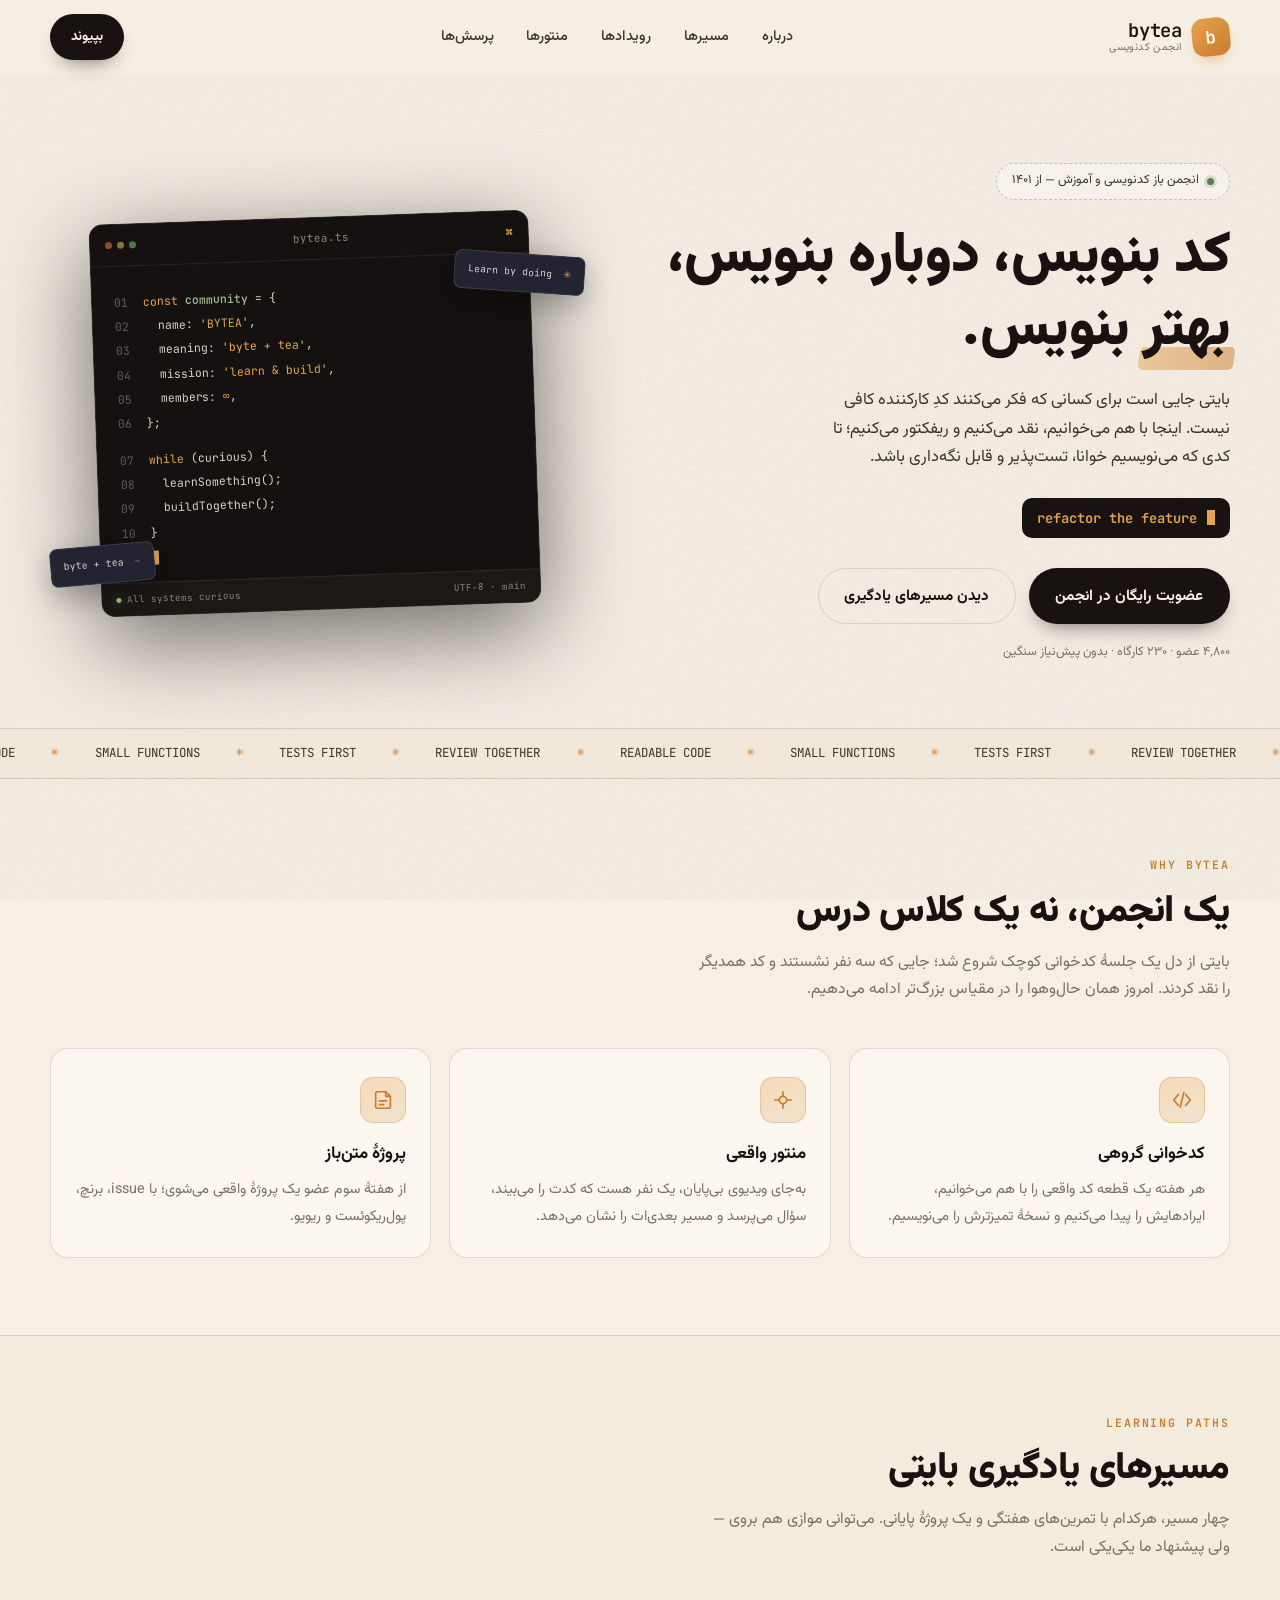
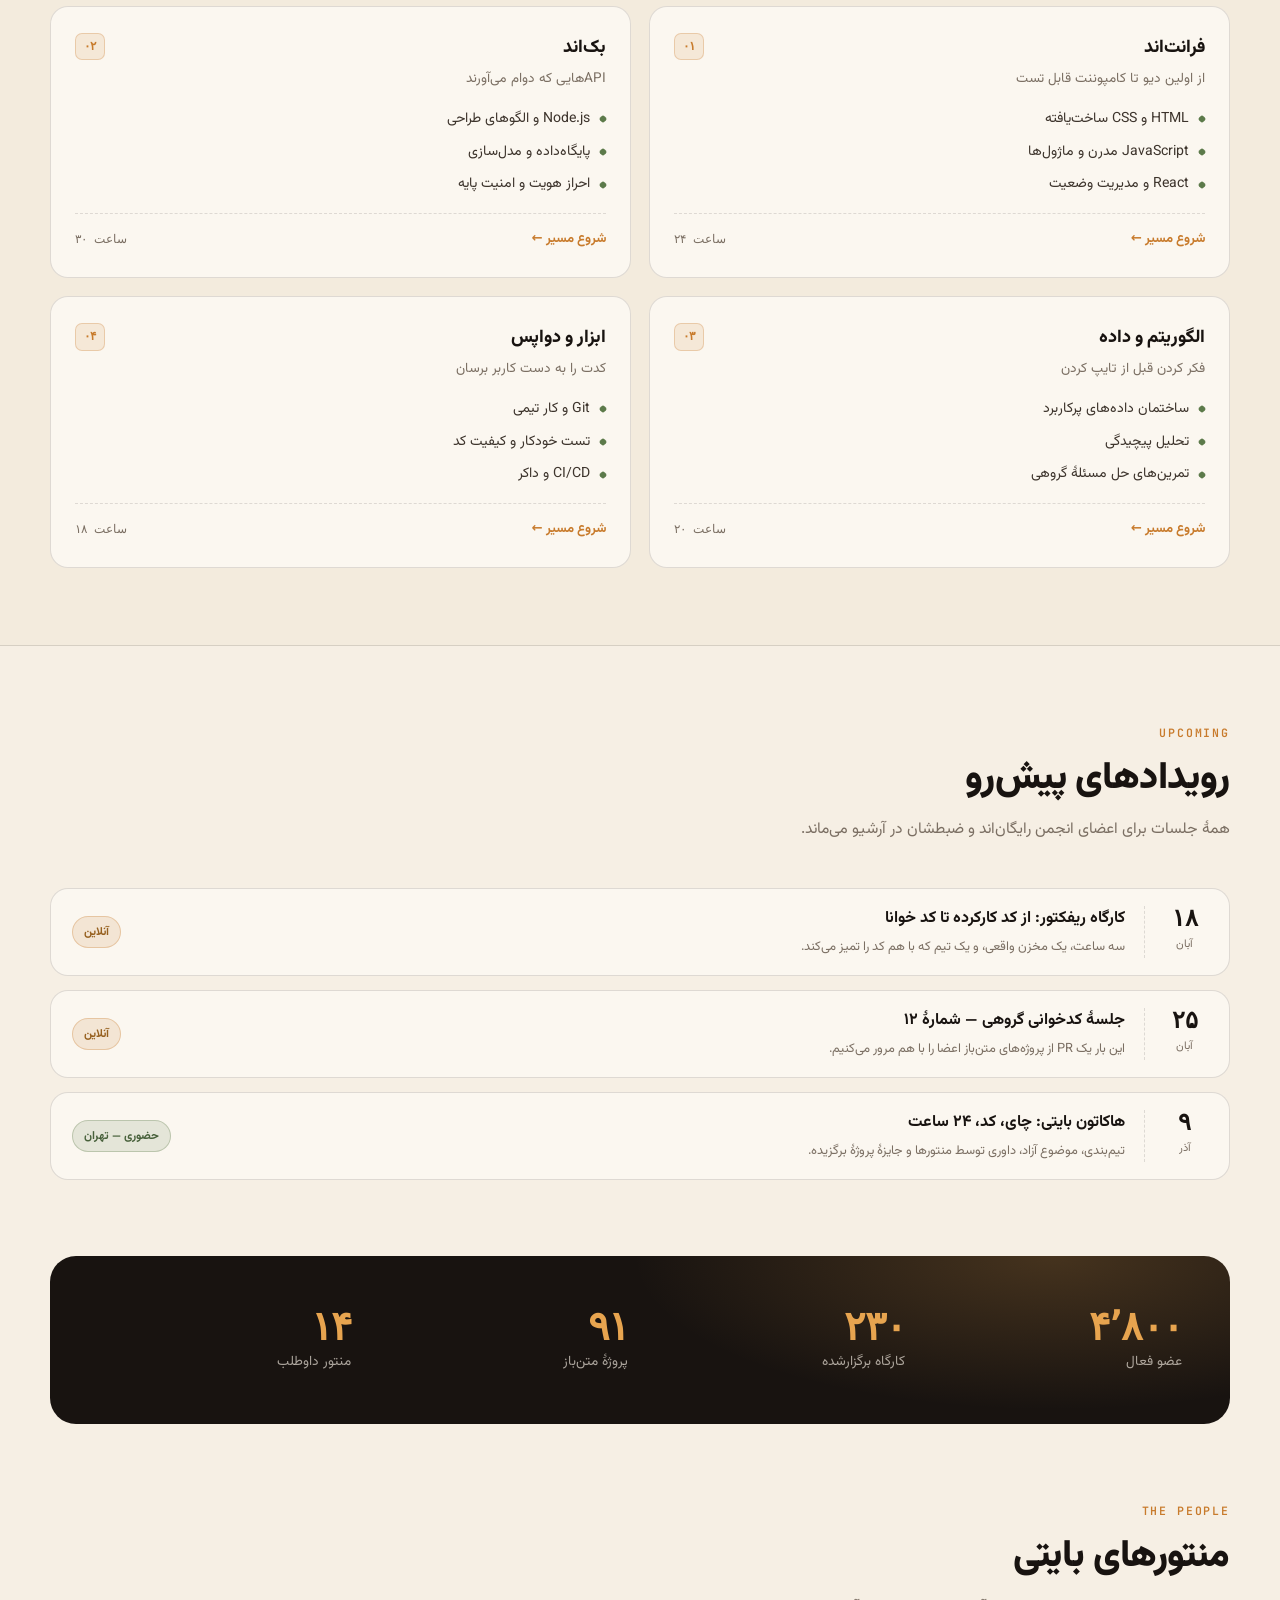
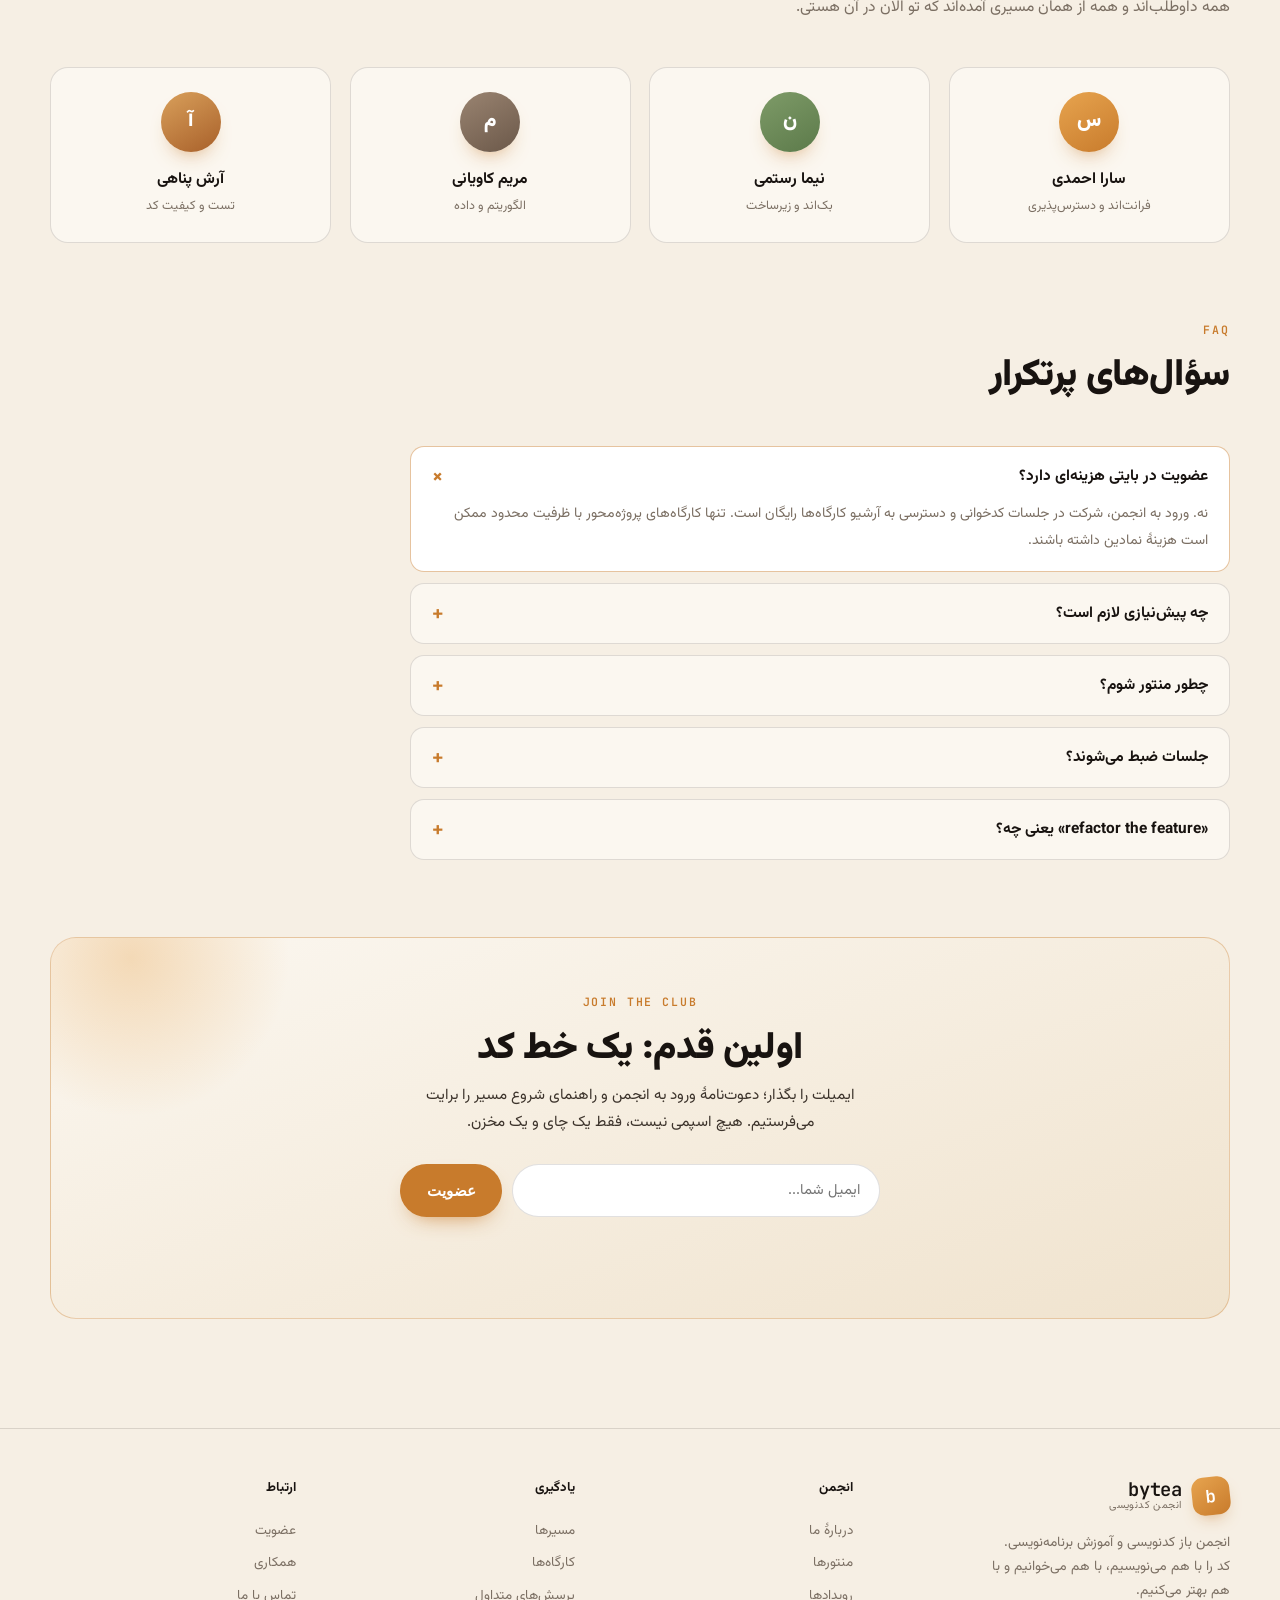
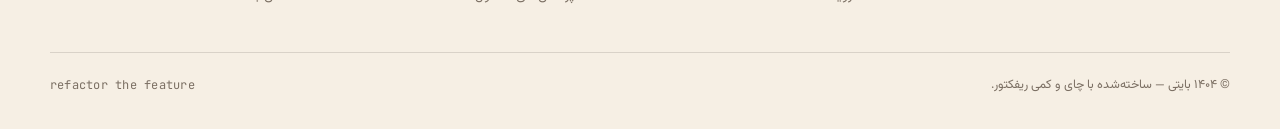
<file: index.html>
<!DOCTYPE html>
<html lang="fa" dir="rtl">
<head>
<meta charset="utf-8">
<meta name="viewport" content="width=device-width, initial-scale=1">
<title>بایتی — انجمن کدنویسی و آموزش</title>
<meta name="description" content="بایتی (bytea) انجمن باز کدنویسی و آموزش برنامه‌نویسی. با هم می‌نویسیم، ریفکتور می‌کنیم و یاد می‌گیریم. refactor the feature">
<link rel="preconnect" href="https://fonts.googleapis.com">
<link rel="preconnect" href="https://fonts.gstatic.com" crossorigin>
<link href="https://fonts.googleapis.com/css2?family=Vazirmatn:wght@300;400;500;700;900&family=JetBrains+Mono:wght@400;600&display=swap" rel="stylesheet">
<style>
/* ============ پایه ============ */
:root{
  --paper:#F6EFE4;
  --paper-2:#EFE5D5;
  --card:#FBF7F0;
  --ink:#181310;
  --ink-2:#3D342C;
  --muted:#7B6F63;
  --amber:#C87B2C;
  --amber-2:#E7A44F;
  --moss:#5C7A4A;
  --line:rgba(24,19,16,.13);
  --radius:18px;
  --mono:'JetBrains Mono',ui-monospace,SFMono-Regular,Menlo,monospace;
  --sans:'Vazirmatn',system-ui,-apple-system,'Segoe UI',sans-serif;
}
*{box-sizing:border-box;margin:0;padding:0}
html{scroll-behavior:smooth}
body{
  font-family:var(--sans);
  background:var(--paper);
  color:var(--ink);
  line-height:1.75;
  -webkit-font-smoothing:antialiased;
  overflow-x:hidden;
}
/* بافت کاغذی */
body::before{
  content:"";
  position:fixed;inset:0;z-index:0;pointer-events:none;opacity:.16;
  background-image:url("data:image/svg+xml,%3Csvg xmlns='http://www.w3.org/2000/svg' width='140' height='140'%3E%3Cfilter id='n'%3E%3CfeTurbulence type='fractalNoise' baseFrequency='0.8' numOctaves='3'/%3E%3C/filter%3E%3Crect width='100%25' height='100%25' filter='url(%23n)'/%3E%3C/svg%3E");
}
body > *{position:relative;z-index:1}
a{color:inherit;text-decoration:none}
img,svg{display:block;max-width:100%}
::selection{background:var(--amber-2);color:var(--ink)}

.wrap{width:min(1180px,100% - 48px);margin-inline:auto}
.mono{font-family:var(--mono);letter-spacing:.02em}

/* ============ دکمه‌ها ============ */
.btn{
  display:inline-flex;align-items:center;gap:.55rem;
  padding:.85rem 1.6rem;border-radius:999px;
  font-weight:700;font-size:.95rem;border:1.5px solid transparent;
  cursor:pointer;transition:transform .25s,box-shadow .25s,background .25s,color .25s,border-color .25s;
  white-space:nowrap;
}
.btn:hover{transform:translateY(-2px)}
.btn-ink{background:var(--ink);color:var(--paper);box-shadow:0 10px 22px -12px rgba(24,19,16,.75)}
.btn-ink:hover{box-shadow:0 16px 30px -12px rgba(24,19,16,.8)}
.btn-ghost{background:transparent;color:var(--ink);border-color:var(--line)}
.btn-ghost:hover{border-color:var(--ink);background:rgba(24,19,16,.04)}
.btn-amber{background:var(--amber);color:#fff;box-shadow:0 10px 22px -12px rgba(200,123,44,.9)}
.btn-amber:hover{background:#b96c22}

/* ============ نوار بالا ============ */
.nav{
  position:sticky;top:0;z-index:60;
  background:rgba(246,239,228,.82);
  backdrop-filter:blur(14px) saturate(140%);
  border-bottom:1px solid transparent;
  transition:border-color .3s,box-shadow .3s,background .3s;
}
.nav.scrolled{border-bottom-color:var(--line);box-shadow:0 8px 24px -20px rgba(24,19,16,.6)}
.nav-in{display:flex;align-items:center;justify-content:space-between;gap:1rem;height:74px}

.logo{display:flex;align-items:center;gap:.65rem}
.logo-mark{
  width:38px;height:38px;border-radius:12px;flex:none;
  background:linear-gradient(145deg,var(--amber-2),var(--amber));
  display:grid;place-items:center;
  color:#fff;font-family:var(--mono);font-weight:600;font-size:1.1rem;
  box-shadow:0 8px 18px -10px rgba(200,123,44,.95);
  transform:rotate(-6deg);
}
.logo-text{display:flex;flex-direction:column;line-height:1.1}
.logo-text b{font-family:var(--mono);font-size:1.18rem;font-weight:600;letter-spacing:-.02em}
.logo-text small{font-size:.66rem;color:var(--muted);letter-spacing:.04em}

.nav-links{display:flex;align-items:center;gap:.35rem}
.nav-links a{
  padding:.5rem .85rem;border-radius:999px;font-size:.9rem;font-weight:500;color:var(--ink-2);
  transition:background .2s,color .2s;
}
.nav-links a:hover{background:rgba(24,19,16,.06);color:var(--ink)}
.nav-cta{display:flex;align-items:center;gap:.6rem}
.nav-cta .btn{padding:.62rem 1.25rem;font-size:.86rem}

.burger{
  display:none;width:42px;height:42px;border-radius:12px;border:1.5px solid var(--line);
  background:transparent;cursor:pointer;flex-direction:column;justify-content:center;align-items:center;gap:5px;
}
.burger span{display:block;width:18px;height:2px;background:var(--ink);border-radius:2px;transition:.3s}
.burger[aria-expanded="true"] span:nth-child(1){transform:translateY(7px) rotate(45deg)}
.burger[aria-expanded="true"] span:nth-child(2){opacity:0}
.burger[aria-expanded="true"] span:nth-child(3){transform:translateY(-7px) rotate(-45deg)}

.mobile-menu{
  display:none;border-top:1px solid var(--line);
  background:var(--paper);padding:.6rem 0 1.2rem;
}
.mobile-menu.open{display:block;animation:drop .28s ease}
@keyframes drop{from{opacity:0;transform:translateY(-8px)}to{opacity:1;transform:none}}
.mobile-menu a{display:block;padding:.75rem .4rem;border-bottom:1px solid rgba(24,19,16,.07);font-weight:500}
.mobile-menu .btn{margin-top:1rem;width:100%;justify-content:center}

/* ============ هیرو ============ */
.hero{padding:clamp(3rem,7vw,5.5rem) 0 clamp(2.5rem,5vw,4rem);position:relative}
.hero-grid{display:grid;grid-template-columns:1.05fr .95fr;gap:clamp(2rem,5vw,4rem);align-items:center}

.pill{
  display:inline-flex;align-items:center;gap:.5rem;
  padding:.4rem .95rem;border-radius:999px;
  border:1.5px dashed rgba(24,19,16,.22);
  font-size:.78rem;color:var(--ink-2);background:rgba(255,255,255,.35);
  margin-bottom:1.4rem;
}
.pill i{width:7px;height:7px;border-radius:50%;background:var(--moss);flex:none;box-shadow:0 0 0 3px rgba(92,122,74,.18)}

h1{
  font-size:clamp(2.1rem,5vw,3.55rem);
  line-height:1.28;font-weight:900;letter-spacing:-.01em;margin-bottom:1.15rem;
}
.hl{position:relative;z-index:0;white-space:nowrap}
.hl::after{
  content:"";position:absolute;inset-inline:-4px;bottom:.08em;height:.4em;z-index:-1;
  background:linear-gradient(90deg,var(--amber-2),var(--amber));
  opacity:.5;border-radius:5px;transform:skewX(-8deg);
}
.hero p.lead{font-size:1.03rem;color:var(--ink-2);max-width:46ch;margin-bottom:1.6rem}

.tagline{
  display:inline-flex;align-items:center;gap:.6rem;direction:ltr;
  font-family:var(--mono);font-size:.86rem;font-weight:600;
  background:var(--ink);color:var(--amber-2);
  padding:.5rem .95rem;border-radius:10px;margin-bottom:1.9rem;
}
.caret{display:inline-block;width:8px;height:15px;background:var(--amber-2);animation:blink 1.1s steps(1) infinite}
@keyframes blink{0%,49%{opacity:1}50%,100%{opacity:0}}

.hero-actions{display:flex;flex-wrap:wrap;gap:.8rem;align-items:center}
.hero-note{font-size:.78rem;color:var(--muted);margin-top:1.1rem}

/* ============ کارت ترمینالی هیرو ============ */
.hero-art{
  position:relative;
  min-height:430px;
  display:grid;
  place-items:center;
  isolation:isolate;
}

.orbit{
  position:absolute;
  border:1px solid rgba(231,164,79,.16);
  border-radius:50%;
  transform:rotate(-25deg);
  pointer-events:none;
}
.orbit-a{width:470px;height:310px}
.orbit-b{width:400px;height:420px;transform:rotate(55deg)}

.code-window{
  position:relative;
  width:min(100%,440px);
  background:#141110;
  border:1px solid rgba(255,255,255,.12);
  border-radius:14px;
  box-shadow:0 25px 90px rgba(0,0,0,.55);
  overflow:hidden;
  transform:rotate(-2deg);
  transition:transform .5s cubic-bezier(.2,.7,.2,1);
}
.code-window:hover{transform:rotate(0deg)}

.window-top{
  height:42px;
  border-bottom:1px solid rgba(255,255,255,.08);
  display:flex;
  align-items:center;
  justify-content:space-between;
  padding:0 15px;
  color:#8E847A;
  font-family:var(--mono);
  font-size:.68rem;
  direction:ltr;
}

.window-dots{display:flex;gap:5px}
.window-dots i{width:7px;height:7px;border-radius:50%;background:#8C4A32}
.window-dots i:nth-child(2){background:#8C7432}
.window-dots i:nth-child(3){background:#4C7A46}
.window-lock{color:var(--amber-2)}

.code-content{
  padding:24px 22px 19px;
  font-family:var(--mono);
  font-size:.72rem;
  line-height:2.1;
  color:#D9D2C7;
  overflow-x:auto;
}
.code-content em{
  font-style:normal;
  color:#5D5B6C;
  display:inline-block;
  width:29px;
}
.kw{color:var(--amber-2)}
.code-content b{color:#A8BE8E;font-weight:500}
.code-content strong{color:var(--amber-2);font-weight:400}
.num{color:var(--amber-2)}
.code-gap{height:13px}
.cursor-line{height:18px}
.cursor{
  display:inline-block;
  width:7px;
  height:14px;
  background:var(--amber-2);
  vertical-align:middle;
  animation:blink 1s steps(2) infinite;
}
@keyframes blink{50%{opacity:0}}

.code-footer{
  height:33px;
  background:#1C1815;
  border-top:1px solid rgba(255,255,255,.08);
  padding:0 14px;
  display:flex;
  justify-content:space-between;
  align-items:center;
  color:#8E847A;
  font-family:var(--mono);
  font-size:.58rem;
  direction:ltr;
}

.status-dot{
  display:inline-block;
  width:5px;
  height:5px;
  border-radius:50%;
  background:#A8BE8E;
  box-shadow:0 0 10px rgba(168,190,142,.6);
}

.floating-chip{
  position:absolute;
  background:#242332;
  border:1px solid rgba(255,255,255,.12);
  border-radius:8px;
  padding:10px 13px;
  font-family:var(--mono);
  font-size:.6rem;
  color:#D9D2C7;
  box-shadow:0 10px 30px rgba(0,0,0,.3);
}
.floating-chip span{color:var(--amber-2);margin-left:5px}
.chip-top{top:55px;right:-5px;transform:rotate(4deg)}
.chip-bottom{bottom:45px;left:0;transform:rotate(-5deg)}
.chip-bottom span{color:var(--moss)}

/* ============ نوار شعار ============ */
.strip{border-block:1px solid var(--line);background:rgba(239,229,213,.55);overflow:hidden;padding:.85rem 0}
.strip-track{display:flex;gap:2.2rem;width:max-content;direction:ltr;animation:slide 32s linear infinite}
.strip:hover .strip-track{animation-play-state:paused}
.strip-track span{
  font-family:var(--mono);font-size:.78rem;color:var(--ink-2);
  display:inline-flex;align-items:center;gap:2.2rem;white-space:nowrap;
}
.strip-track span::after{content:"✳";color:var(--amber);font-size:.7rem}
@keyframes slide{to{transform:translateX(-50%)}}

/* ============ سکشن‌ها ============ */
section{padding:clamp(3.2rem,6vw,5.5rem) 0}
.sec-head{max-width:60ch;margin-bottom:clamp(1.8rem,3.5vw,3rem)}
.eyebrow{
  font-family:var(--mono);font-size:.72rem;font-weight:600;letter-spacing:.16em;
  color:var(--amber);text-transform:uppercase;display:block;margin-bottom:.7rem;direction:ltr;text-align:right;
}
h2{font-size:clamp(1.6rem,3.4vw,2.35rem);font-weight:900;line-height:1.35;letter-spacing:-.01em;margin-bottom:.7rem}
.sec-head p{color:var(--muted);font-size:.98rem}

/* --- کارت‌های ویژگی --- */
.cards-3{display:grid;grid-template-columns:repeat(3,1fr);gap:1.15rem}
.feat{
  background:var(--card);border:1px solid var(--line);border-radius:var(--radius);
  padding:1.7rem 1.5rem;transition:transform .3s,box-shadow .3s,border-color .3s;
  position:relative;overflow:hidden;
}
.feat::after{
  content:"";position:absolute;inset-inline-end:-40px;top:-40px;width:110px;height:110px;border-radius:50%;
  background:radial-gradient(circle,rgba(231,164,79,.28),transparent 70%);
  opacity:0;transition:opacity .4s;
}
.feat:hover{transform:translateY(-5px);box-shadow:0 26px 40px -30px rgba(24,19,16,.6);border-color:rgba(200,123,44,.45)}
.feat:hover::after{opacity:1}
.feat-ico{
  width:46px;height:46px;border-radius:13px;display:grid;place-items:center;margin-bottom:1.1rem;
  background:linear-gradient(150deg,rgba(231,164,79,.35),rgba(200,123,44,.16));
  border:1px solid rgba(200,123,44,.28);color:var(--amber);
}
.feat-ico svg{width:22px;height:22px;stroke-width:1.8}
.feat h3{font-size:1.06rem;font-weight:700;margin-bottom:.45rem}
.feat p{font-size:.9rem;color:var(--muted);line-height:1.85}

/* --- مسیرها --- */
.tracks{display:grid;grid-template-columns:repeat(2,1fr);gap:1.15rem}
.track{
  background:var(--card);border:1px solid var(--line);border-radius:var(--radius);
  padding:1.6rem 1.5rem;display:flex;flex-direction:column;gap:1rem;
  transition:border-color .3s,box-shadow .3s,transform .3s;
}
.track:hover{border-color:var(--ink);transform:translateY(-4px);box-shadow:0 26px 40px -32px rgba(24,19,16,.65)}
.track-top{display:flex;align-items:flex-start;justify-content:space-between;gap:1rem}
.track-no{
  font-family:var(--mono);font-size:.75rem;color:var(--amber);font-weight:600;
  background:rgba(200,123,44,.12);border:1px solid rgba(200,123,44,.28);
  padding:.15rem .5rem;border-radius:7px;flex:none;
}
.track h3{font-size:1.12rem;font-weight:800}
.track ul{list-style:none;display:flex;flex-direction:column;gap:.5rem}
.track li{font-size:.88rem;color:var(--ink-2);display:flex;align-items:center;gap:.6rem}
.track li::before{
  content:"";width:6px;height:6px;border-radius:2px;background:var(--moss);flex:none;
  transform:rotate(45deg);
}
.track-foot{
  margin-top:auto;padding-top:.9rem;border-top:1px dashed var(--line);
  display:flex;align-items:center;justify-content:space-between;font-size:.82rem;font-weight:700;
}
.track-foot span{color:var(--muted);font-weight:500;font-family:var(--mono);font-size:.76rem;direction:ltr}
.track-foot a{color:var(--amber);transition:gap .2s;display:inline-flex;align-items:center;gap:.4rem}
.track:hover .track-foot a{gap:.7rem}

/* --- رویدادها --- */
.events{display:flex;flex-direction:column;gap:.9rem}
.ev{
  display:flex;align-items:center;gap:1.2rem;
  background:var(--card);border:1px solid var(--line);border-radius:var(--radius);
  padding:1rem 1.3rem;transition:transform .3s,border-color .3s,background .3s;
}
.ev:hover{transform:translateX(-6px);border-color:rgba(200,123,44,.5);background:#fff}
.ev-date{
  flex:none;width:64px;text-align:center;border-inline-end:1px dashed var(--line);padding-inline-end:1rem;
}
.ev-date b{display:block;font-family:var(--mono);font-size:1.5rem;line-height:1;color:var(--ink)}
.ev-date span{font-size:.7rem;color:var(--muted)}
.ev-body{flex:1;min-width:0}
.ev-body h3{font-size:1rem;font-weight:700;margin-bottom:.2rem}
.ev-body p{font-size:.8rem;color:var(--muted)}
.ev-tag{
  flex:none;font-size:.72rem;font-weight:700;padding:.3rem .7rem;border-radius:999px;
  background:rgba(92,122,74,.14);color:#47603a;border:1px solid rgba(92,122,74,.3);
}
.ev-tag.online{background:rgba(200,123,44,.14);color:#96601f;border-color:rgba(200,123,44,.3)}

/* --- آمار --- */
.stats{background:var(--ink);color:var(--paper);border-radius:26px;padding:clamp(2rem,4vw,3rem);position:relative;overflow:hidden}
.stats::before{
  content:"";position:absolute;inset:0;
  background:radial-gradient(600px 220px at 85% 0%,rgba(231,164,79,.22),transparent 70%);
  pointer-events:none;
}
.stats-grid{display:grid;grid-template-columns:repeat(4,1fr);gap:1.5rem;position:relative}
.stat b{
  display:block;font-family:var(--mono);font-size:clamp(1.7rem,4vw,2.5rem);
  font-weight:600;color:var(--amber-2);line-height:1.1;letter-spacing:-.02em;
}
.stat span{font-size:.85rem;color:rgba(246,239,228,.66)}

/* --- منتورها --- */
.mentors{display:grid;grid-template-columns:repeat(4,1fr);gap:1.15rem}
.mentor{
  background:var(--card);border:1px solid var(--line);border-radius:var(--radius);
  padding:1.5rem 1.2rem;text-align:center;transition:transform .3s,border-color .3s,box-shadow .3s;
}
.mentor:hover{transform:translateY(-5px);border-color:rgba(200,123,44,.5);box-shadow:0 24px 36px -30px rgba(24,19,16,.6)}
.avatar{
  width:60px;height:60px;border-radius:50%;margin:0 auto .9rem;
  display:grid;place-items:center;font-weight:900;font-size:1.25rem;color:#fff;
  background:linear-gradient(150deg,var(--amber-2),var(--amber));
  box-shadow:0 12px 22px -14px rgba(200,123,44,.9);
}
.mentor:nth-child(2) .avatar{background:linear-gradient(150deg,#7E9B68,var(--moss))}
.mentor:nth-child(3) .avatar{background:linear-gradient(150deg,#9A8471,#6B5849)}
.mentor:nth-child(4) .avatar{background:linear-gradient(150deg,#D9A05B,#A8602A)}
.mentor h3{font-size:.98rem;font-weight:700}
.mentor p{font-size:.78rem;color:var(--muted);margin-top:.15rem}

/* --- سوالات --- */
.faq{display:flex;flex-direction:column;gap:.7rem;max-width:820px}
details{
  background:var(--card);border:1px solid var(--line);border-radius:14px;
  padding:1rem 1.3rem;transition:border-color .25s,background .25s;
}
details[open]{border-color:rgba(200,123,44,.45);background:#fff}
summary{
  list-style:none;cursor:pointer;font-weight:700;font-size:.96rem;
  display:flex;align-items:center;justify-content:space-between;gap:1rem;
}
summary::-webkit-details-marker{display:none}
summary::after{
  content:"+";font-family:var(--mono);font-size:1.2rem;color:var(--amber);
  transition:transform .25s;flex:none;line-height:1;
}
details[open] summary::after{transform:rotate(45deg)}
details p{font-size:.88rem;color:var(--muted);margin-top:.7rem;line-height:1.9}

/* --- CTA --- */
.cta{
  background:linear-gradient(160deg,#FBF7F0,#F0E3CE);
  border:1px solid rgba(200,123,44,.35);
  border-radius:26px;padding:clamp(2rem,5vw,3.4rem);text-align:center;
  position:relative;overflow:hidden;
}
.cta::before{
  content:"";position:absolute;width:320px;height:320px;border-radius:50%;
  background:radial-gradient(circle,rgba(231,164,79,.35),transparent 70%);
  top:-140px;left:-80px;pointer-events:none;
}
.cta h2{margin-bottom:.5rem}
.cta > p{color:var(--ink-2);font-size:.95rem;max-width:52ch;margin:0 auto 1.8rem}
.join-form{display:flex;gap:.6rem;max-width:480px;margin:0 auto;flex-wrap:wrap}
.join-form input{
  flex:1;min-width:200px;padding:.85rem 1.2rem;border-radius:999px;
  border:1.5px solid var(--line);background:#fff;font-family:var(--sans);
  font-size:.92rem;color:var(--ink);outline:none;transition:border-color .25s,box-shadow .25s;
}
.join-form input:focus{border-color:var(--amber);box-shadow:0 0 0 4px rgba(231,164,79,.22)}
.form-msg{font-size:.82rem;color:var(--moss);font-weight:700;margin-top:.9rem;min-height:1.2em}

/* --- فوتر --- */
footer{border-top:1px solid var(--line);padding:3rem 0 2rem;margin-top:2rem}
.foot-grid{display:grid;grid-template-columns:1.4fr 1fr 1fr 1fr;gap:2rem;margin-bottom:2.5rem}
.foot-brand p{font-size:.86rem;color:var(--muted);margin-top:1rem;max-width:30ch}
.foot-col h4{font-size:.82rem;font-weight:700;margin-bottom:.9rem;color:var(--ink)}
.foot-col a{display:block;font-size:.84rem;color:var(--muted);padding:.28rem 0;transition:color .2s,transform .2s}
.foot-col a:hover{color:var(--amber);transform:translateX(-3px)}
.foot-bottom{
  border-top:1px solid var(--line);padding-top:1.4rem;
  display:flex;align-items:center;justify-content:space-between;gap:1rem;flex-wrap:wrap;
  font-size:.78rem;color:var(--muted);
}
.foot-bottom .mono{font-size:.75rem}

/* --- ریویل --- */
[data-reveal]{opacity:0;transform:translateY(20px);transition:opacity .7s cubic-bezier(.2,.7,.2,1),transform .7s cubic-bezier(.2,.7,.2,1)}
[data-reveal].in{opacity:1;transform:none}

/* ============ ریسپانسیو ============ */
@media (max-width:980px){
  .hero-grid{grid-template-columns:1fr;gap:2.5rem}
  .hero-art{order:2;min-height:400px}
  .cards-3{grid-template-columns:1fr 1fr}
  .mentors{grid-template-columns:1fr 1fr}
  .stats-grid{grid-template-columns:1fr 1fr;gap:1.8rem}
  .foot-grid{grid-template-columns:1fr 1fr}
}
@media (max-width:820px){
  .nav-links{display:none}
  .nav-cta .btn{display:none}
  .burger{display:flex}
  .tracks{grid-template-columns:1fr}
}
@media (max-width:620px){
  .wrap{width:calc(100% - 36px)}
  .cards-3{grid-template-columns:1fr}
  .ev{flex-wrap:wrap;gap:.8rem}
  .ev-date{border:0;padding:0;width:auto;text-align:right;display:flex;align-items:baseline;gap:.35rem}
  .ev-date b{font-size:1.15rem}
  .ev-body{flex-basis:100%}
  .hero-actions .btn{width:100%;justify-content:center}
  .hero-art{min-height:340px;margin-top:.5rem}
  .code-window{width:92%;transform:none}
  .orbit-a{width:90%;height:260px}
  .orbit-b{width:80%;height:340px}
  .chip-top{right:0;top:25px}
  .chip-bottom{left:0;bottom:25px}
}
@media (prefers-reduced-motion:reduce){
  *{animation:none!important;transition:none!important}
  [data-reveal]{opacity:1;transform:none}
}
</style>
</head>
<body>

<!-- ================= نوار بالا ================= -->
<header class="nav">
  <div class="wrap nav-in">
    <a href="#" class="logo" aria-label="بایتی">
      <span class="logo-mark">b</span>
      <span class="logo-text">
        <b>bytea</b>
        <small>انجمن کدنویسی</small>
      </span>
    </a>

    <nav class="nav-links" aria-label="ناوبری اصلی">
      <a href="#about">درباره</a>
      <a href="#tracks">مسیرها</a>
      <a href="#events">رویدادها</a>
      <a href="#mentors">منتورها</a>
      <a href="#faq">پرسش‌ها</a>
    </nav>

    <div class="nav-cta">
      <a href="#join" class="btn btn-ink">بپیوند</a>
      <button class="burger" aria-label="منو" aria-expanded="false" aria-controls="mobileMenu">
        <span></span><span></span><span></span>
      </button>
    </div>
  </div>

  <div class="mobile-menu" id="mobileMenu">
    <div class="wrap">
      <a href="#about">درباره</a>
      <a href="#tracks">مسیرها</a>
      <a href="#events">رویدادها</a>
      <a href="#mentors">منتورها</a>
      <a href="#faq">پرسش‌ها</a>
      <a href="#join" class="btn btn-ink">بپیوند</a>
    </div>
  </div>
</header>

<!-- ================= هیرو ================= -->
<section class="hero">
  <div class="wrap hero-grid">
    <div>
      <div class="pill"><i></i> انجمن باز کدنویسی و آموزش — از ۱۴۰۱</div>

      <h1>کد بنویس، دوباره بنویس،<br><span class="hl">بهتر</span> بنویس.</h1>

      <p class="lead">
        بایتی جایی است برای کسانی که فکر می‌کنند کدِ کارکننده کافی نیست.
        اینجا با هم می‌خوانیم، نقد می‌کنیم و ریفکتور می‌کنیم؛ تا کدی که می‌نویسیم
        خوانا، تست‌پذیر و قابل نگه‌داری باشد.
      </p>

      <div class="tagline">refactor the feature <span class="caret"></span></div>

      <div class="hero-actions">
        <a href="#join" class="btn btn-ink">عضویت رایگان در انجمن</a>
        <a href="#tracks" class="btn btn-ghost">دیدن مسیرهای یادگیری</a>
      </div>

      <p class="hero-note">۴٬۸۰۰ عضو · ۲۳۰ کارگاه · بدون پیش‌نیاز سنگین</p>
    </div>

    <!-- کارت ترمینالی -->
    <div class="hero-art" data-reveal>
      <div class="orbit orbit-a"></div>
      <div class="orbit orbit-b"></div>

      <div class="code-window">
        <div class="window-top">
          <div class="window-dots"><i></i><i></i><i></i></div>
          <span>bytea.ts</span>
          <span class="window-lock">⌘</span>
        </div>

        <div class="code-content" dir="ltr">
          <div><em>01</em><span class="kw">const</span> <b>community</b> = {</div>
          <div><em>02</em>&nbsp;&nbsp;name: <strong>'BYTEA'</strong>,</div>
          <div><em>03</em>&nbsp;&nbsp;meaning: <strong>'byte + tea'</strong>,</div>
          <div><em>04</em>&nbsp;&nbsp;mission: <strong>'learn &amp; build'</strong>,</div>
          <div><em>05</em>&nbsp;&nbsp;members: <span class="num">∞</span>,</div>
          <div><em>06</em>};</div>
          <div class="code-gap"></div>
          <div><em>07</em><span class="kw">while</span> (curious) {</div>
          <div><em>08</em>&nbsp;&nbsp;learnSomething();</div>
          <div><em>09</em>&nbsp;&nbsp;buildTogether();</div>
          <div><em>10</em>}</div>
          <div class="cursor-line"><em>11</em><span class="cursor"></span></div>
        </div>

        <div class="code-footer">
          <span><i class="status-dot"></i> All systems curious</span>
          <span>UTF-8 · main</span>
        </div>
      </div>

      <div class="floating-chip chip-top"><span>✳</span> Learn by doing</div>
      <div class="floating-chip chip-bottom"><span>⌁</span> byte + tea</div>
    </div>
  </div>
</section>

<!-- ================= نوار شعار ================= -->
<div class="strip" aria-hidden="true">
  <div class="strip-track">
    <span>READABLE CODE</span><span>SMALL FUNCTIONS</span><span>TESTS FIRST</span><span>REVIEW TOGETHER</span>
    <span>READABLE CODE</span><span>SMALL FUNCTIONS</span><span>TESTS FIRST</span><span>REVIEW TOGETHER</span>
  </div>
</div>

<!-- ================= درباره ================= -->
<section id="about">
  <div class="wrap">
    <div class="sec-head" data-reveal>
      <span class="eyebrow">why bytea</span>
      <h2>یک انجمن، نه یک کلاس درس</h2>
      <p>بایتی از دل یک جلسهٔ کدخوانی کوچک شروع شد؛ جایی که سه نفر نشستند و کد همدیگر را نقد کردند. امروز همان حال‌وهوا را در مقیاس بزرگ‌تر ادامه می‌دهیم.</p>
    </div>

    <div class="cards-3">
      <article class="feat" data-reveal data-delay="0">
        <div class="feat-ico">
          <svg viewBox="0 0 24 24" fill="none" stroke="currentColor" stroke-linecap="round" stroke-linejoin="round">
            <path d="M8 6 3 12l5 6M16 6l5 6-5 6M14 4l-4 16"/>
          </svg>
        </div>
        <h3>کدخوانی گروهی</h3>
        <p>هر هفته یک قطعه کد واقعی را با هم می‌خوانیم، ایرادهایش را پیدا می‌کنیم و نسخهٔ تمیزترش را می‌نویسیم.</p>
      </article>

      <article class="feat" data-reveal data-delay="90">
        <div class="feat-ico">
          <svg viewBox="0 0 24 24" fill="none" stroke="currentColor" stroke-linecap="round" stroke-linejoin="round">
            <path d="M12 3v4M12 17v4M3 12h4M17 12h4"/>
            <circle cx="12" cy="12" r="4"/>
          </svg>
        </div>
        <h3>منتور واقعی</h3>
        <p>به‌جای ویدیوی بی‌پایان، یک نفر هست که کدت را می‌بیند، سؤال می‌پرسد و مسیر بعدی‌ات را نشان می‌دهد.</p>
      </article>

      <article class="feat" data-reveal data-delay="180">
        <div class="feat-ico">
          <svg viewBox="0 0 24 24" fill="none" stroke="currentColor" stroke-linecap="round" stroke-linejoin="round">
            <path d="M4 19V5a2 2 0 0 1 2-2h9l5 5v11a2 2 0 0 1-2 2H6a2 2 0 0 1-2-2Z"/>
            <path d="M15 3v5h5M8 13h8M8 17h5"/>
          </svg>
        </div>
        <h3>پروژهٔ متن‌باز</h3>
        <p>از هفتهٔ سوم عضو یک پروژهٔ واقعی می‌شوی؛ با issue، برنچ، پول‌ریکوئست و ریویو.</p>
      </article>
    </div>
  </div>
</section>

<!-- ================= مسیرها ================= -->
<section id="tracks" style="background:rgba(239,229,213,.42);border-block:1px solid var(--line)">
  <div class="wrap">
    <div class="sec-head" data-reveal>
      <span class="eyebrow">learning paths</span>
      <h2>مسیرهای یادگیری بایتی</h2>
      <p>چهار مسیر، هرکدام با تمرین‌های هفتگی و یک پروژهٔ پایانی. می‌توانی موازی هم بروی — ولی پیشنهاد ما یکی‌یکی است.</p>
    </div>

    <div class="tracks">
      <article class="track" data-reveal data-delay="0">
        <div class="track-top">
          <div>
            <h3>فرانت‌اند</h3>
            <p style="font-size:.85rem;color:var(--muted);margin-top:.2rem">از اولین دیو تا کامپوننت قابل تست</p>
          </div>
          <span class="track-no">۰۱</span>
        </div>
        <ul>
          <li>HTML و CSS ساخت‌یافته</li>
          <li>JavaScript مدرن و ماژول‌ها</li>
          <li>React و مدیریت وضعیت</li>
        </ul>
        <div class="track-foot"><a href="#join">شروع مسیر ←</a><span>۲۴ ساعت</span></div>
      </article>

      <article class="track" data-reveal data-delay="80">
        <div class="track-top">
          <div>
            <h3>بک‌اند</h3>
            <p style="font-size:.85rem;color:var(--muted);margin-top:.2rem">APIهایی که دوام می‌آورند</p>
          </div>
          <span class="track-no">۰۲</span>
        </div>
        <ul>
          <li>Node.js و الگوهای طراحی</li>
          <li>پایگاه‌داده و مدل‌سازی</li>
          <li>احراز هویت و امنیت پایه</li>
        </ul>
        <div class="track-foot"><a href="#join">شروع مسیر ←</a><span>۳۰ ساعت</span></div>
      </article>

      <article class="track" data-reveal data-delay="0">
        <div class="track-top">
          <div>
            <h3>الگوریتم و داده</h3>
            <p style="font-size:.85rem;color:var(--muted);margin-top:.2rem">فکر کردن قبل از تایپ کردن</p>
          </div>
          <span class="track-no">۰۳</span>
        </div>
        <ul>
          <li>ساختمان داده‌های پرکاربرد</li>
          <li>تحلیل پیچیدگی</li>
          <li>تمرین‌های حل مسئلهٔ گروهی</li>
        </ul>
        <div class="track-foot"><a href="#join">شروع مسیر ←</a><span>۲۰ ساعت</span></div>
      </article>

      <article class="track" data-reveal data-delay="80">
        <div class="track-top">
          <div>
            <h3>ابزار و دواپس</h3>
            <p style="font-size:.85rem;color:var(--muted);margin-top:.2rem">کدت را به دست کاربر برسان</p>
          </div>
          <span class="track-no">۰۴</span>
        </div>
        <ul>
          <li>Git و کار تیمی</li>
          <li>تست خودکار و کیفیت کد</li>
          <li>CI/CD و داکر</li>
        </ul>
        <div class="track-foot"><a href="#join">شروع مسیر ←</a><span>۱۸ ساعت</span></div>
      </article>
    </div>
  </div>
</section>

<!-- ================= رویدادها ================= -->
<section id="events">
  <div class="wrap">
    <div class="sec-head" data-reveal>
      <span class="eyebrow">upcoming</span>
      <h2>رویدادهای پیش‌رو</h2>
      <p>همهٔ جلسات برای اعضای انجمن رایگان‌اند و ضبطشان در آرشیو می‌ماند.</p>
    </div>

    <div class="events">
      <article class="ev" data-reveal>
        <div class="ev-date"><b>۱۸</b><span>آبان</span></div>
        <div class="ev-body">
          <h3>کارگاه ریفکتور: از کد کارکرده تا کد خوانا</h3>
          <p>سه ساعت، یک مخزن واقعی، و یک تیم که با هم کد را تمیز می‌کند.</p>
        </div>
        <span class="ev-tag online">آنلاین</span>
      </article>

      <article class="ev" data-reveal data-delay="70">
        <div class="ev-date"><b>۲۵</b><span>آبان</span></div>
        <div class="ev-body">
          <h3>جلسهٔ کدخوانی گروهی — شمارهٔ ۱۲</h3>
          <p>این بار یک PR از پروژه‌های متن‌باز اعضا را با هم مرور می‌کنیم.</p>
        </div>
        <span class="ev-tag online">آنلاین</span>
      </article>

      <article class="ev" data-reveal data-delay="140">
        <div class="ev-date"><b>۹</b><span>آذر</span></div>
        <div class="ev-body">
          <h3>هاکاتون بایتی: چای، کد، ۲۴ ساعت</h3>
          <p>تیم‌بندی، موضوع آزاد، داوری توسط منتورها و جایزهٔ پروژهٔ برگزیده.</p>
        </div>
        <span class="ev-tag">حضوری — تهران</span>
      </article>
    </div>
  </div>
</section>

<!-- ================= آمار ================= -->
<section style="padding-top:0">
  <div class="wrap">
    <div class="stats" data-reveal>
      <div class="stats-grid">
        <div class="stat"><b>۴٬۸۰۰</b><span>عضو فعال</span></div>
        <div class="stat"><b>۲۳۰</b><span>کارگاه برگزارشده</span></div>
        <div class="stat"><b>۹۱</b><span>پروژهٔ متن‌باز</span></div>
        <div class="stat"><b>۱۴</b><span>منتور داوطلب</span></div>
      </div>
    </div>
  </div>
</section>

<!-- ================= منتورها ================= -->
<section id="mentors" style="padding-top:0">
  <div class="wrap">
    <div class="sec-head" data-reveal>
      <span class="eyebrow">the people</span>
      <h2>منتورهای بایتی</h2>
      <p>همه داوطلب‌اند و همه از همان مسیری آمده‌اند که تو الان در آن هستی.</p>
    </div>

    <div class="mentors">
      <article class="mentor" data-reveal><div class="avatar">س</div><h3>سارا احمدی</h3><p>فرانت‌اند و دسترس‌پذیری</p></article>
      <article class="mentor" data-reveal data-delay="70"><div class="avatar">ن</div><h3>نیما رستمی</h3><p>بک‌اند و زیرساخت</p></article>
      <article class="mentor" data-reveal data-delay="140"><div class="avatar">م</div><h3>مریم کاویانی</h3><p>الگوریتم و داده</p></article>
      <article class="mentor" data-reveal data-delay="210"><div class="avatar">آ</div><h3>آرش پناهی</h3><p>تست و کیفیت کد</p></article>
    </div>
  </div>
</section>

<!-- ================= سوالات ================= -->
<section id="faq" style="padding-top:0">
  <div class="wrap">
    <div class="sec-head" data-reveal>
      <span class="eyebrow">faq</span>
      <h2>سؤال‌های پرتکرار</h2>
    </div>

    <div class="faq">
      <details data-reveal open>
        <summary>عضویت در بایتی هزینه‌ای دارد؟</summary>
        <p>نه. ورود به انجمن، شرکت در جلسات کدخوانی و دسترسی به آرشیو کارگاه‌ها رایگان است. تنها کارگاه‌های پروژه‌محور با ظرفیت محدود ممکن است هزینهٔ نمادین داشته باشند.</p>
      </details>

      <details data-reveal>
        <summary>چه پیش‌نیازی لازم است؟</summary>
        <p>فقط آشنایی مقدماتی با کامپیوتر و کمی وقت. اگر تا حالا حتی یک خط کد ننوشته‌ای، مسیر «فرانت‌اند» از صفر شروع می‌شود. اگر تجربه داری، مستقیم به پروژه‌های متن‌باز بپیوند.</p>
      </details>

      <details data-reveal>
        <summary>چطور منتور شوم؟</summary>
        <p>بعد از سه ماه فعالیت پیوسته و حداقل یک پروژهٔ کامل‌شده در انجمن، می‌توانی درخواست منتوری بدهی. یک جلسهٔ گفت‌وگو با منتورهای فعلی و بعد یک دورهٔ همراهی آزمایشی.</p>
      </details>

      <details data-reveal>
        <summary>جلسات ضبط می‌شوند؟</summary>
        <p>بله. همهٔ کارگاه‌ها ضبط و در آرشیو اعضا منتشر می‌شوند. جلسات کدخوانی هم با اجازهٔ نویسندهٔ کد ضبط می‌شوند.</p>
      </details>

      <details data-reveal>
        <summary>«refactor the feature» یعنی چه؟</summary>
        <p>یعنی وقتی یک قابلیت کار می‌کند، تازه وقتش است که برگردی و کدش را بهتر بنویسی. شعار ما یادآوری همین قدم دوم است؛ قدمی که بیشتر آدم‌ها رد می‌کنند.</p>
      </details>
    </div>
  </div>
</section>

<!-- ================= دعوت ================= -->
<section id="join" style="padding-top:0">
  <div class="wrap">
    <div class="cta" data-reveal>
      <span class="eyebrow" style="text-align:center">join the club</span>
      <h2>اولین قدم: یک خط کد</h2>
      <p>ایمیلت را بگذار؛ دعوت‌نامهٔ ورود به انجمن و راهنمای شروع مسیر را برایت می‌فرستیم. هیچ اسپمی نیست، فقط یک چای و یک مخزن.</p>

      <form class="join-form" id="joinForm" novalidate>
        <input type="email" placeholder="ایمیل شما..." aria-label="ایمیل" required>
        <button type="submit" class="btn btn-amber">عضویت</button>
      </form>
      <p class="form-msg" id="formMsg" role="status"></p>
    </div>
  </div>
</section>

<!-- ================= فوتر ================= -->
<footer>
  <div class="wrap">
    <div class="foot-grid">
      <div class="foot-brand">
        <a href="#" class="logo">
          <span class="logo-mark">b</span>
          <span class="logo-text"><b>bytea</b><small>انجمن کدنویسی</small></span>
        </a>
        <p>انجمن باز کدنویسی و آموزش برنامه‌نویسی. کد را با هم می‌نویسیم، با هم می‌خوانیم و با هم بهتر می‌کنیم.</p>
      </div>

      <div class="foot-col">
        <h4>انجمن</h4>
        <a href="#about">دربارهٔ ما</a>
        <a href="#mentors">منتورها</a>
        <a href="#events">رویدادها</a>
      </div>

      <div class="foot-col">
        <h4>یادگیری</h4>
        <a href="#tracks">مسیرها</a>
        <a href="#tracks">کارگاه‌ها</a>
        <a href="#faq">پرسش‌های متداول</a>
      </div>

      <div class="foot-col">
        <h4>ارتباط</h4>
        <a href="#join">عضویت</a>
        <a href="#join">همکاری</a>
        <a href="#join">تماس با ما</a>
      </div>
    </div>

    <div class="foot-bottom">
      <span>© <span id="year">۱۴۰۴</span> بایتی — ساخته‌شده با چای و کمی ریفکتور.</span>
      <span class="mono">refactor the feature</span>
    </div>
  </div>
</footer>

<script>
/* ---------- منوی موبایل ---------- */
const burger = document.querySelector('.burger');
const mobileMenu = document.getElementById('mobileMenu');

burger.addEventListener('click', () => {
  const open = mobileMenu.classList.toggle('open');
  burger.setAttribute('aria-expanded', String(open));
});

mobileMenu.querySelectorAll('a').forEach(a => {
  a.addEventListener('click', () => {
    mobileMenu.classList.remove('open');
    burger.setAttribute('aria-expanded', 'false');
  });
});

/* ---------- سایهٔ نوار بالا ---------- */
const nav = document.querySelector('.nav');
window.addEventListener('scroll', () => {
  nav.classList.toggle('scrolled', window.scrollY > 10);
}, { passive: true });

/* ---------- نمایش تدریجی ---------- */
const revealEls = document.querySelectorAll('[data-reveal]');

if ('IntersectionObserver' in window) {
  const io = new IntersectionObserver(entries => {
    entries.forEach(entry => {
      if (entry.isIntersecting) {
        entry.target.classList.add('in');
        io.unobserve(entry.target);
      }
    });
  }, { threshold: 0.12, rootMargin: '0px 0px -40px 0px' });

  revealEls.forEach(el => {
    const delay = Number(el.dataset.delay || 0);
    el.style.transitionDelay = delay + 'ms';
    io.observe(el);
  });
} else {
  revealEls.forEach(el => el.classList.add('in'));
}

/* ---------- فرم عضویت ---------- */
const form = document.getElementById('joinForm');
const msg = document.getElementById('formMsg');

form.addEventListener('submit', e => {
  e.preventDefault();
  const input = form.querySelector('input');
  const value = input.value.trim();

  if (!/^[^\s@]+@[^\s@]+\.[^\s@]{2,}$/.test(value)) {
    msg.style.color = '#B0502F';
    msg.textContent = 'ایمیل معتبر نیست — دوباره بررسی کن.';
    input.focus();
    return;
  }

  msg.style.color = '';
  msg.textContent = 'ثبت شد! دعوت‌نامه به‌زودی برایت می‌آید. ☕';
  form.reset();
});

/* ---------- سال ---------- */
document.getElementById('year').textContent =
  new Intl.NumberFormat('fa-IR', { useGrouping: false }).format(1404);
</script>
</body>
</html>
</file>
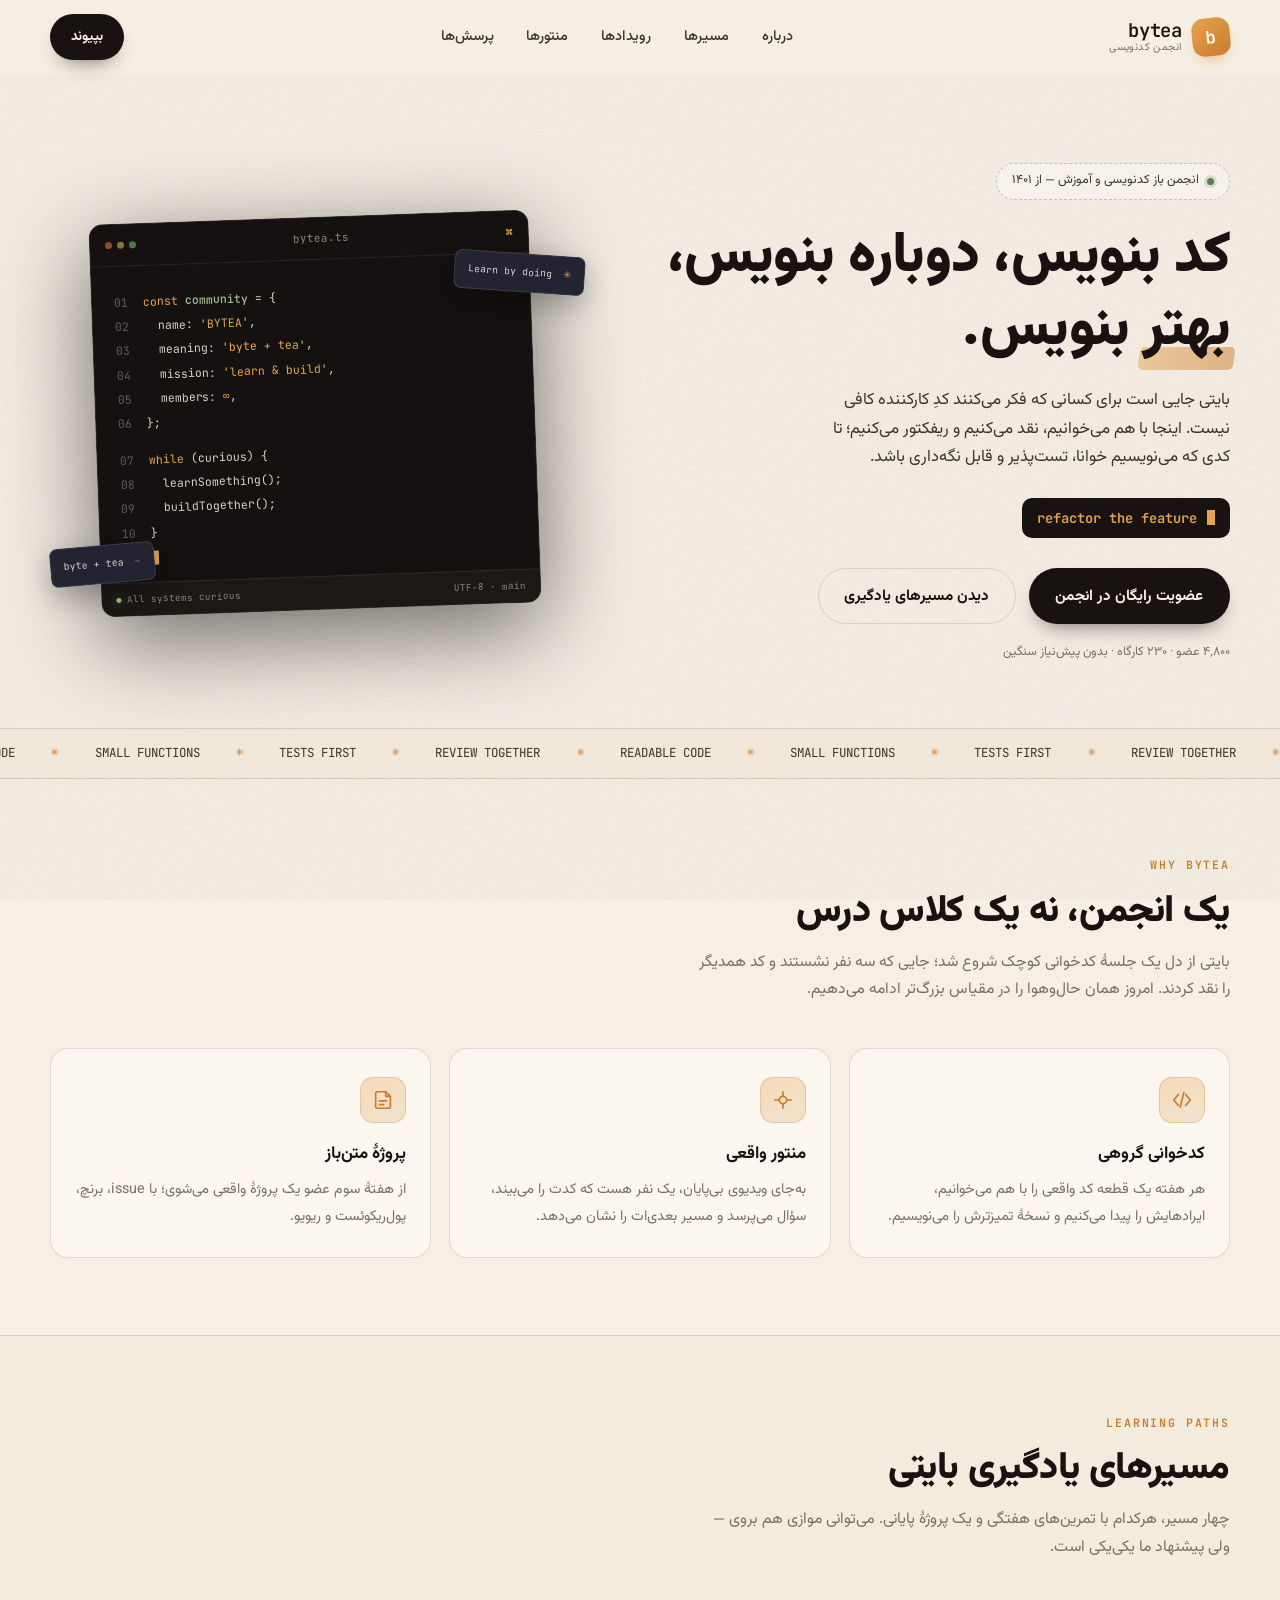
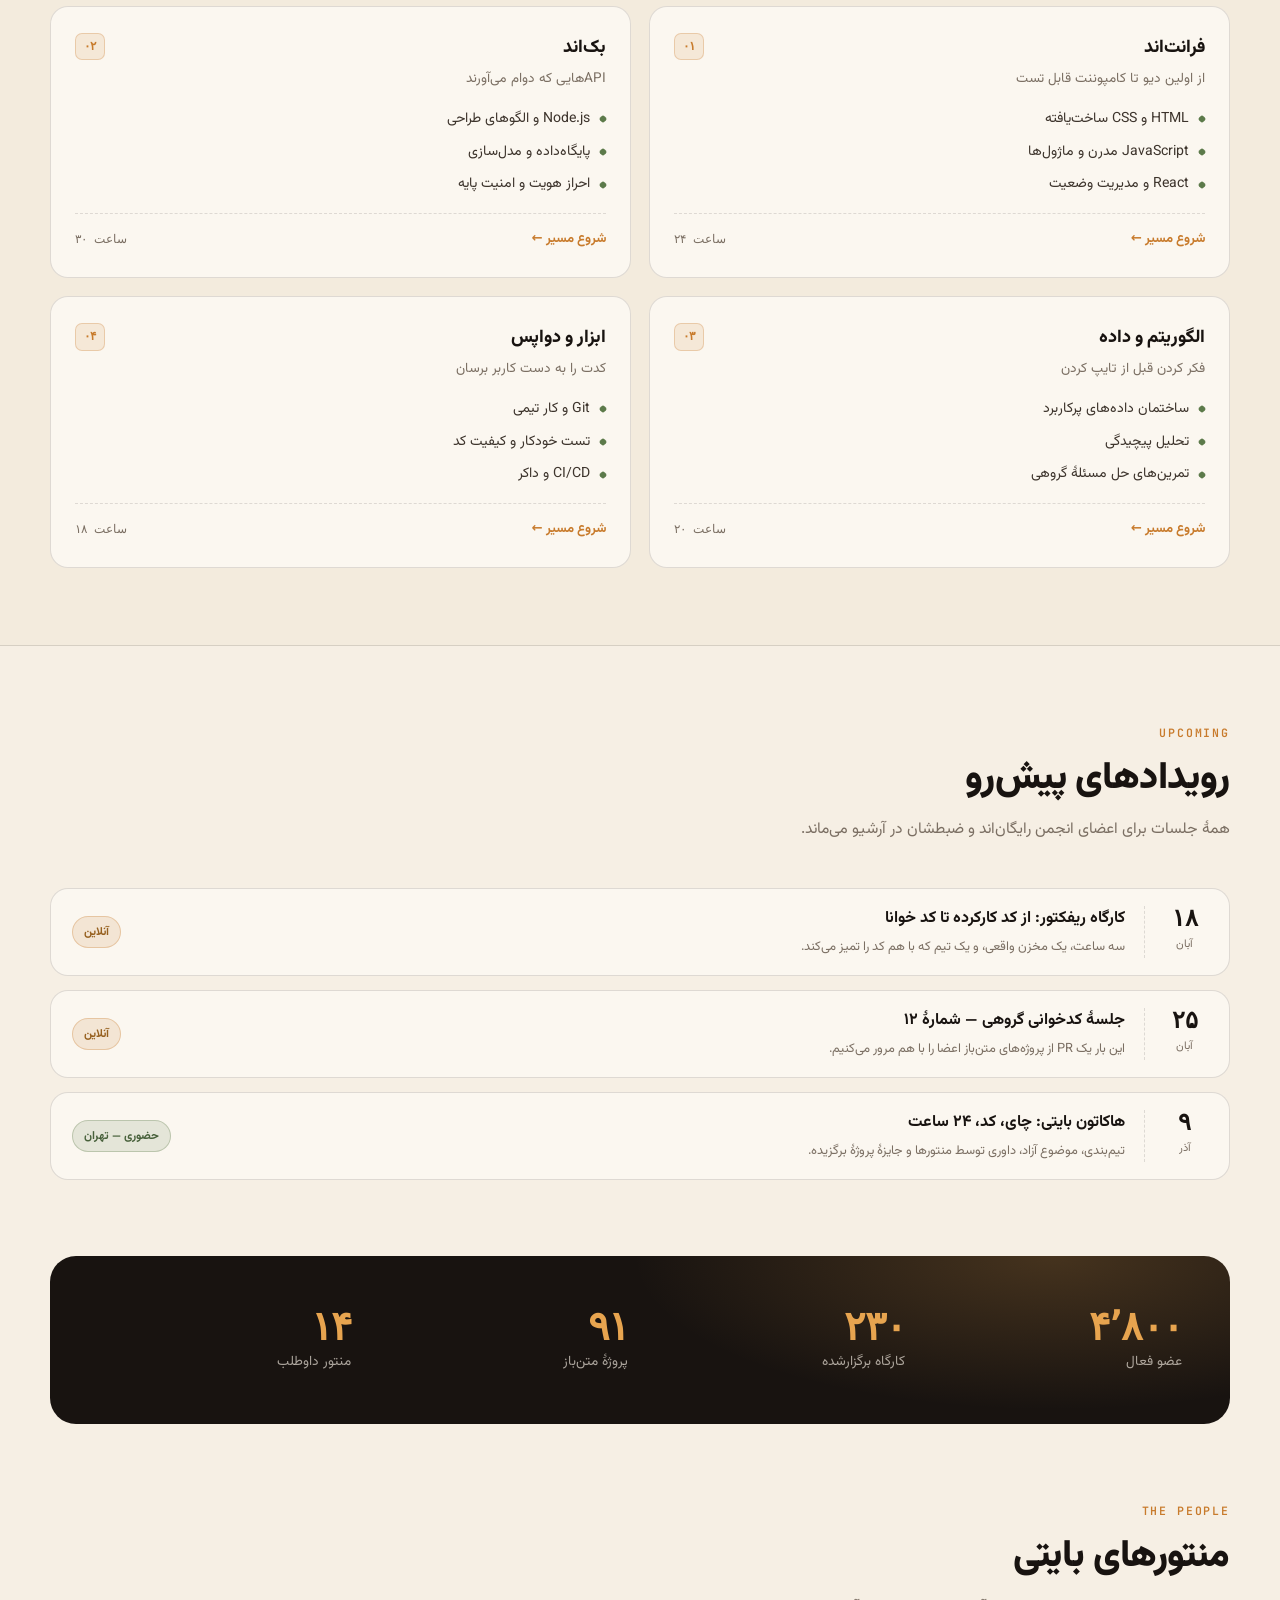
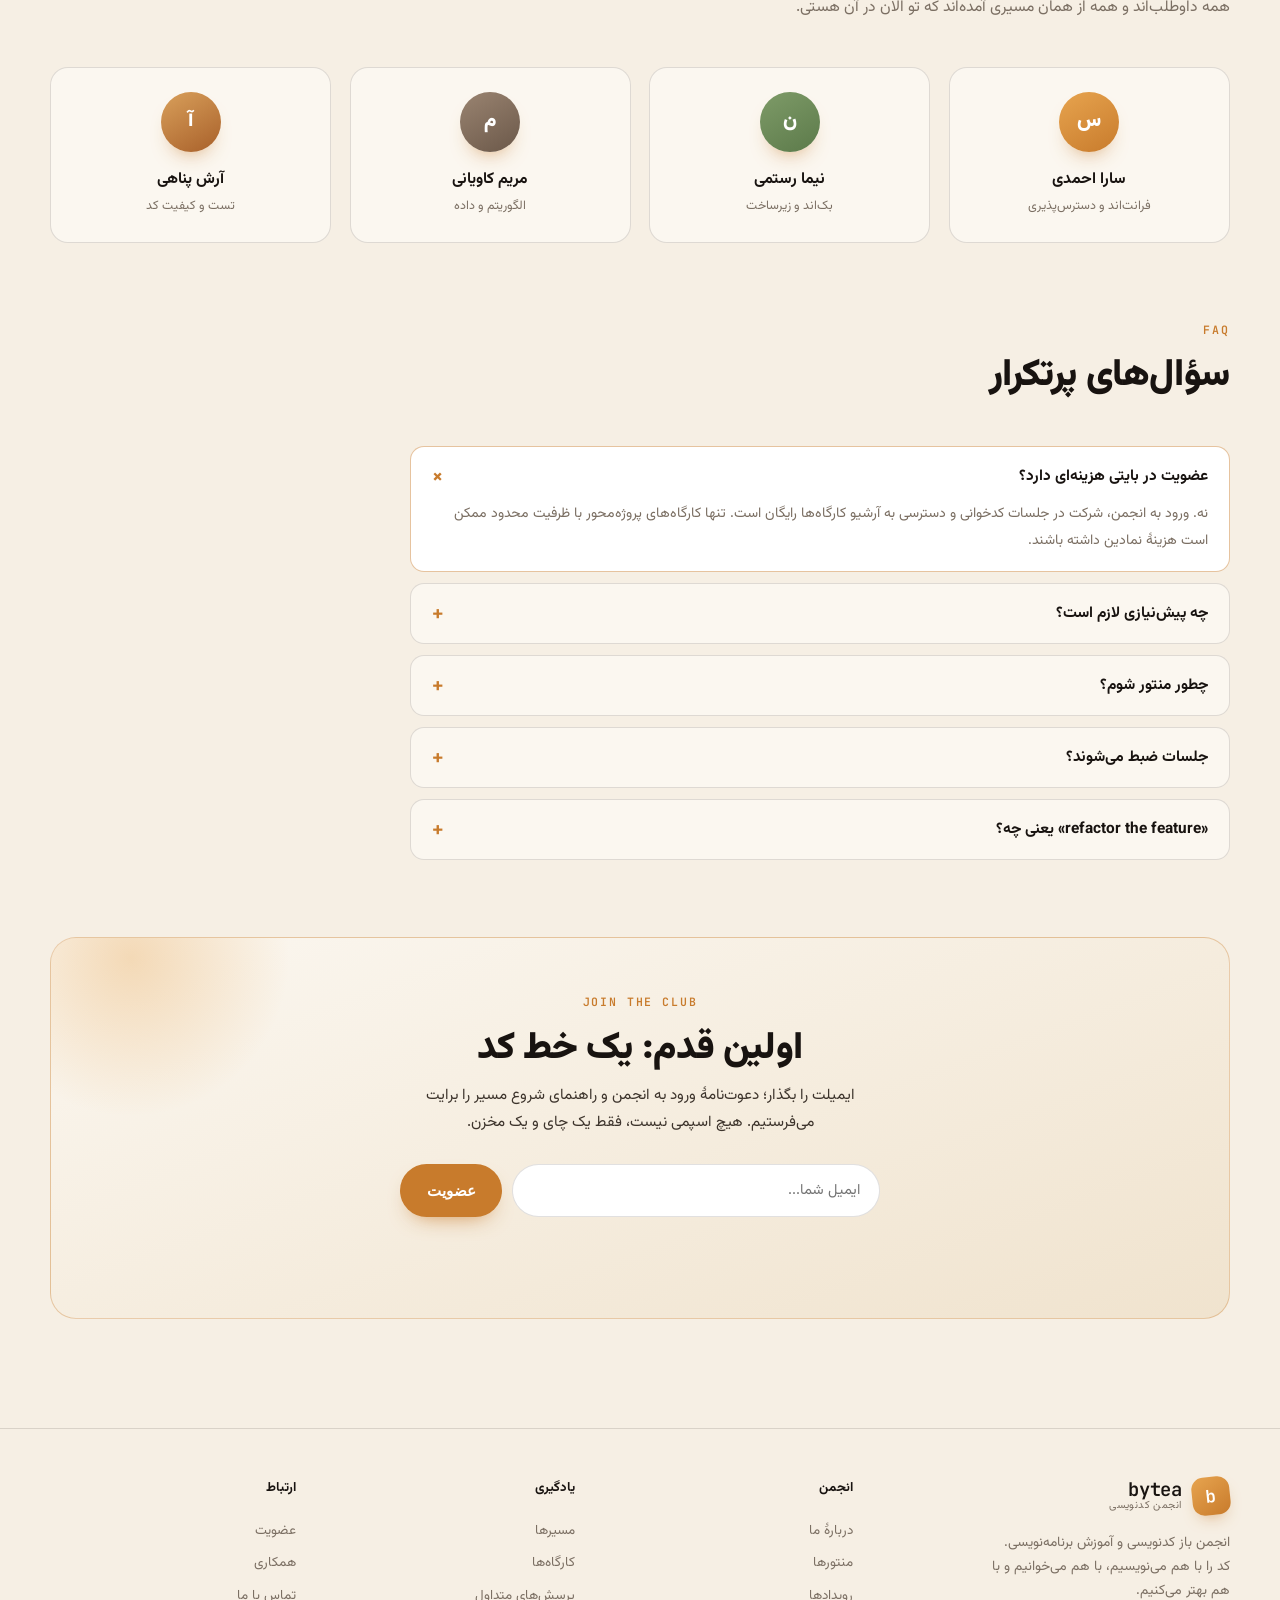
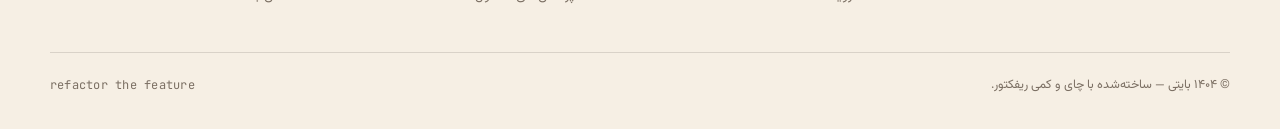
<file: deepseek_html_20261106_ddda00.html>
<!DOCTYPE html>
<html lang="fa" dir="rtl">
<head>
<meta charset="utf-8">
<meta name="viewport" content="width=device-width, initial-scale=1">
<title>بایتی — انجمن کدنویسی و آموزش</title>
<meta name="description" content="بایتی (bytea) انجمن باز کدنویسی و آموزش برنامه‌نویسی. با هم می‌نویسیم، ریفکتور می‌کنیم و یاد می‌گیریم. refactor the feature">
<link rel="preconnect" href="https://fonts.googleapis.com">
<link rel="preconnect" href="https://fonts.gstatic.com" crossorigin>
<link href="https://fonts.googleapis.com/css2?family=Vazirmatn:wght@300;400;500;700;900&family=JetBrains+Mono:wght@400;600&display=swap" rel="stylesheet">
<style>
/* ============ پایه ============ */
:root{
  --paper:#F6EFE4;
  --paper-2:#EFE5D5;
  --card:#FBF7F0;
  --ink:#181310;
  --ink-2:#3D342C;
  --muted:#7B6F63;
  --amber:#C87B2C;
  --amber-2:#E7A44F;
  --moss:#5C7A4A;
  --line:rgba(24,19,16,.13);
  --radius:18px;
  --mono:'JetBrains Mono',ui-monospace,SFMono-Regular,Menlo,monospace;
  --sans:'Vazirmatn',system-ui,-apple-system,'Segoe UI',sans-serif;
}
*{box-sizing:border-box;margin:0;padding:0}
html{scroll-behavior:smooth}
body{
  font-family:var(--sans);
  background:var(--paper);
  color:var(--ink);
  line-height:1.75;
  -webkit-font-smoothing:antialiased;
  overflow-x:hidden;
}
/* بافت کاغذی */
body::before{
  content:"";
  position:fixed;inset:0;z-index:0;pointer-events:none;opacity:.16;
  background-image:url("data:image/svg+xml,%3Csvg xmlns='http://www.w3.org/2000/svg' width='140' height='140'%3E%3Cfilter id='n'%3E%3CfeTurbulence type='fractalNoise' baseFrequency='0.8' numOctaves='3'/%3E%3C/filter%3E%3Crect width='100%25' height='100%25' filter='url(%23n)'/%3E%3C/svg%3E");
}
body > *{position:relative;z-index:1}
a{color:inherit;text-decoration:none}
img,svg{display:block;max-width:100%}
::selection{background:var(--amber-2);color:var(--ink)}

.wrap{width:min(1180px,100% - 48px);margin-inline:auto}
.mono{font-family:var(--mono);letter-spacing:.02em}

/* ============ دکمه‌ها ============ */
.btn{
  display:inline-flex;align-items:center;gap:.55rem;
  padding:.85rem 1.6rem;border-radius:999px;
  font-weight:700;font-size:.95rem;border:1.5px solid transparent;
  cursor:pointer;transition:transform .25s,box-shadow .25s,background .25s,color .25s,border-color .25s;
  white-space:nowrap;
}
.btn:hover{transform:translateY(-2px)}
.btn-ink{background:var(--ink);color:var(--paper);box-shadow:0 10px 22px -12px rgba(24,19,16,.75)}
.btn-ink:hover{box-shadow:0 16px 30px -12px rgba(24,19,16,.8)}
.btn-ghost{background:transparent;color:var(--ink);border-color:var(--line)}
.btn-ghost:hover{border-color:var(--ink);background:rgba(24,19,16,.04)}
.btn-amber{background:var(--amber);color:#fff;box-shadow:0 10px 22px -12px rgba(200,123,44,.9)}
.btn-amber:hover{background:#b96c22}

/* ============ نوار بالا ============ */
.nav{
  position:sticky;top:0;z-index:60;
  background:rgba(246,239,228,.82);
  backdrop-filter:blur(14px) saturate(140%);
  border-bottom:1px solid transparent;
  transition:border-color .3s,box-shadow .3s,background .3s;
}
.nav.scrolled{border-bottom-color:var(--line);box-shadow:0 8px 24px -20px rgba(24,19,16,.6)}
.nav-in{display:flex;align-items:center;justify-content:space-between;gap:1rem;height:74px}

.logo{display:flex;align-items:center;gap:.65rem}
.logo-mark{
  width:38px;height:38px;border-radius:12px;flex:none;
  background:linear-gradient(145deg,var(--amber-2),var(--amber));
  display:grid;place-items:center;
  color:#fff;font-family:var(--mono);font-weight:600;font-size:1.1rem;
  box-shadow:0 8px 18px -10px rgba(200,123,44,.95);
  transform:rotate(-6deg);
}
.logo-text{display:flex;flex-direction:column;line-height:1.1}
.logo-text b{font-family:var(--mono);font-size:1.18rem;font-weight:600;letter-spacing:-.02em}
.logo-text small{font-size:.66rem;color:var(--muted);letter-spacing:.04em}

.nav-links{display:flex;align-items:center;gap:.35rem}
.nav-links a{
  padding:.5rem .85rem;border-radius:999px;font-size:.9rem;font-weight:500;color:var(--ink-2);
  transition:background .2s,color .2s;
}
.nav-links a:hover{background:rgba(24,19,16,.06);color:var(--ink)}
.nav-cta{display:flex;align-items:center;gap:.6rem}
.nav-cta .btn{padding:.62rem 1.25rem;font-size:.86rem}

.burger{
  display:none;width:42px;height:42px;border-radius:12px;border:1.5px solid var(--line);
  background:transparent;cursor:pointer;flex-direction:column;justify-content:center;align-items:center;gap:5px;
}
.burger span{display:block;width:18px;height:2px;background:var(--ink);border-radius:2px;transition:.3s}
.burger[aria-expanded="true"] span:nth-child(1){transform:translateY(7px) rotate(45deg)}
.burger[aria-expanded="true"] span:nth-child(2){opacity:0}
.burger[aria-expanded="true"] span:nth-child(3){transform:translateY(-7px) rotate(-45deg)}

.mobile-menu{
  display:none;border-top:1px solid var(--line);
  background:var(--paper);padding:.6rem 0 1.2rem;
}
.mobile-menu.open{display:block;animation:drop .28s ease}
@keyframes drop{from{opacity:0;transform:translateY(-8px)}to{opacity:1;transform:none}}
.mobile-menu a{display:block;padding:.75rem .4rem;border-bottom:1px solid rgba(24,19,16,.07);font-weight:500}
.mobile-menu .btn{margin-top:1rem;width:100%;justify-content:center}

/* ============ هیرو ============ */
.hero{padding:clamp(3rem,7vw,5.5rem) 0 clamp(2.5rem,5vw,4rem);position:relative}
.hero-grid{display:grid;grid-template-columns:1.05fr .95fr;gap:clamp(2rem,5vw,4rem);align-items:center}

.pill{
  display:inline-flex;align-items:center;gap:.5rem;
  padding:.4rem .95rem;border-radius:999px;
  border:1.5px dashed rgba(24,19,16,.22);
  font-size:.78rem;color:var(--ink-2);background:rgba(255,255,255,.35);
  margin-bottom:1.4rem;
}
.pill i{width:7px;height:7px;border-radius:50%;background:var(--moss);flex:none;box-shadow:0 0 0 3px rgba(92,122,74,.18)}

h1{
  font-size:clamp(2.1rem,5vw,3.55rem);
  line-height:1.28;font-weight:900;letter-spacing:-.01em;margin-bottom:1.15rem;
}
.hl{position:relative;z-index:0;white-space:nowrap}
.hl::after{
  content:"";position:absolute;inset-inline:-4px;bottom:.08em;height:.4em;z-index:-1;
  background:linear-gradient(90deg,var(--amber-2),var(--amber));
  opacity:.5;border-radius:5px;transform:skewX(-8deg);
}
.hero p.lead{font-size:1.03rem;color:var(--ink-2);max-width:46ch;margin-bottom:1.6rem}

.tagline{
  display:inline-flex;align-items:center;gap:.6rem;direction:ltr;
  font-family:var(--mono);font-size:.86rem;font-weight:600;
  background:var(--ink);color:var(--amber-2);
  padding:.5rem .95rem;border-radius:10px;margin-bottom:1.9rem;
}
.caret{display:inline-block;width:8px;height:15px;background:var(--amber-2);animation:blink 1.1s steps(1) infinite}
@keyframes blink{0%,49%{opacity:1}50%,100%{opacity:0}}

.hero-actions{display:flex;flex-wrap:wrap;gap:.8rem;align-items:center}
.hero-note{font-size:.78rem;color:var(--muted);margin-top:1.1rem}

/* ============ کارت ترمینالی هیرو ============ */
.hero-art{
  position:relative;
  min-height:430px;
  display:grid;
  place-items:center;
  isolation:isolate;
}

.orbit{
  position:absolute;
  border:1px solid rgba(231,164,79,.16);
  border-radius:50%;
  transform:rotate(-25deg);
  pointer-events:none;
}
.orbit-a{width:470px;height:310px}
.orbit-b{width:400px;height:420px;transform:rotate(55deg)}

.code-window{
  position:relative;
  width:min(100%,440px);
  background:#141110;
  border:1px solid rgba(255,255,255,.12);
  border-radius:14px;
  box-shadow:0 25px 90px rgba(0,0,0,.55);
  overflow:hidden;
  transform:rotate(-2deg);
  transition:transform .5s cubic-bezier(.2,.7,.2,1);
}
.code-window:hover{transform:rotate(0deg)}

.window-top{
  height:42px;
  border-bottom:1px solid rgba(255,255,255,.08);
  display:flex;
  align-items:center;
  justify-content:space-between;
  padding:0 15px;
  color:#8E847A;
  font-family:var(--mono);
  font-size:.68rem;
  direction:ltr;
}

.window-dots{display:flex;gap:5px}
.window-dots i{width:7px;height:7px;border-radius:50%;background:#8C4A32}
.window-dots i:nth-child(2){background:#8C7432}
.window-dots i:nth-child(3){background:#4C7A46}
.window-lock{color:var(--amber-2)}

.code-content{
  padding:24px 22px 19px;
  font-family:var(--mono);
  font-size:.72rem;
  line-height:2.1;
  color:#D9D2C7;
  overflow-x:auto;
}
.code-content em{
  font-style:normal;
  color:#5D5B6C;
  display:inline-block;
  width:29px;
}
.kw{color:var(--amber-2)}
.code-content b{color:#A8BE8E;font-weight:500}
.code-content strong{color:var(--amber-2);font-weight:400}
.num{color:var(--amber-2)}
.code-gap{height:13px}
.cursor-line{height:18px}
.cursor{
  display:inline-block;
  width:7px;
  height:14px;
  background:var(--amber-2);
  vertical-align:middle;
  animation:blink 1s steps(2) infinite;
}
@keyframes blink{50%{opacity:0}}

.code-footer{
  height:33px;
  background:#1C1815;
  border-top:1px solid rgba(255,255,255,.08);
  padding:0 14px;
  display:flex;
  justify-content:space-between;
  align-items:center;
  color:#8E847A;
  font-family:var(--mono);
  font-size:.58rem;
  direction:ltr;
}

.status-dot{
  display:inline-block;
  width:5px;
  height:5px;
  border-radius:50%;
  background:#A8BE8E;
  box-shadow:0 0 10px rgba(168,190,142,.6);
}

.floating-chip{
  position:absolute;
  background:#242332;
  border:1px solid rgba(255,255,255,.12);
  border-radius:8px;
  padding:10px 13px;
  font-family:var(--mono);
  font-size:.6rem;
  color:#D9D2C7;
  box-shadow:0 10px 30px rgba(0,0,0,.3);
}
.floating-chip span{color:var(--amber-2);margin-left:5px}
.chip-top{top:55px;right:-5px;transform:rotate(4deg)}
.chip-bottom{bottom:45px;left:0;transform:rotate(-5deg)}
.chip-bottom span{color:var(--moss)}

/* ============ نوار شعار ============ */
.strip{border-block:1px solid var(--line);background:rgba(239,229,213,.55);overflow:hidden;padding:.85rem 0}
.strip-track{display:flex;gap:2.2rem;width:max-content;direction:ltr;animation:slide 32s linear infinite}
.strip:hover .strip-track{animation-play-state:paused}
.strip-track span{
  font-family:var(--mono);font-size:.78rem;color:var(--ink-2);
  display:inline-flex;align-items:center;gap:2.2rem;white-space:nowrap;
}
.strip-track span::after{content:"✳";color:var(--amber);font-size:.7rem}
@keyframes slide{to{transform:translateX(-50%)}}

/* ============ سکشن‌ها ============ */
section{padding:clamp(3.2rem,6vw,5.5rem) 0}
.sec-head{max-width:60ch;margin-bottom:clamp(1.8rem,3.5vw,3rem)}
.eyebrow{
  font-family:var(--mono);font-size:.72rem;font-weight:600;letter-spacing:.16em;
  color:var(--amber);text-transform:uppercase;display:block;margin-bottom:.7rem;direction:ltr;text-align:right;
}
h2{font-size:clamp(1.6rem,3.4vw,2.35rem);font-weight:900;line-height:1.35;letter-spacing:-.01em;margin-bottom:.7rem}
.sec-head p{color:var(--muted);font-size:.98rem}

/* --- کارت‌های ویژگی --- */
.cards-3{display:grid;grid-template-columns:repeat(3,1fr);gap:1.15rem}
.feat{
  background:var(--card);border:1px solid var(--line);border-radius:var(--radius);
  padding:1.7rem 1.5rem;transition:transform .3s,box-shadow .3s,border-color .3s;
  position:relative;overflow:hidden;
}
.feat::after{
  content:"";position:absolute;inset-inline-end:-40px;top:-40px;width:110px;height:110px;border-radius:50%;
  background:radial-gradient(circle,rgba(231,164,79,.28),transparent 70%);
  opacity:0;transition:opacity .4s;
}
.feat:hover{transform:translateY(-5px);box-shadow:0 26px 40px -30px rgba(24,19,16,.6);border-color:rgba(200,123,44,.45)}
.feat:hover::after{opacity:1}
.feat-ico{
  width:46px;height:46px;border-radius:13px;display:grid;place-items:center;margin-bottom:1.1rem;
  background:linear-gradient(150deg,rgba(231,164,79,.35),rgba(200,123,44,.16));
  border:1px solid rgba(200,123,44,.28);color:var(--amber);
}
.feat-ico svg{width:22px;height:22px;stroke-width:1.8}
.feat h3{font-size:1.06rem;font-weight:700;margin-bottom:.45rem}
.feat p{font-size:.9rem;color:var(--muted);line-height:1.85}

/* --- مسیرها --- */
.tracks{display:grid;grid-template-columns:repeat(2,1fr);gap:1.15rem}
.track{
  background:var(--card);border:1px solid var(--line);border-radius:var(--radius);
  padding:1.6rem 1.5rem;display:flex;flex-direction:column;gap:1rem;
  transition:border-color .3s,box-shadow .3s,transform .3s;
}
.track:hover{border-color:var(--ink);transform:translateY(-4px);box-shadow:0 26px 40px -32px rgba(24,19,16,.65)}
.track-top{display:flex;align-items:flex-start;justify-content:space-between;gap:1rem}
.track-no{
  font-family:var(--mono);font-size:.75rem;color:var(--amber);font-weight:600;
  background:rgba(200,123,44,.12);border:1px solid rgba(200,123,44,.28);
  padding:.15rem .5rem;border-radius:7px;flex:none;
}
.track h3{font-size:1.12rem;font-weight:800}
.track ul{list-style:none;display:flex;flex-direction:column;gap:.5rem}
.track li{font-size:.88rem;color:var(--ink-2);display:flex;align-items:center;gap:.6rem}
.track li::before{
  content:"";width:6px;height:6px;border-radius:2px;background:var(--moss);flex:none;
  transform:rotate(45deg);
}
.track-foot{
  margin-top:auto;padding-top:.9rem;border-top:1px dashed var(--line);
  display:flex;align-items:center;justify-content:space-between;font-size:.82rem;font-weight:700;
}
.track-foot span{color:var(--muted);font-weight:500;font-family:var(--mono);font-size:.76rem;direction:ltr}
.track-foot a{color:var(--amber);transition:gap .2s;display:inline-flex;align-items:center;gap:.4rem}
.track:hover .track-foot a{gap:.7rem}

/* --- رویدادها --- */
.events{display:flex;flex-direction:column;gap:.9rem}
.ev{
  display:flex;align-items:center;gap:1.2rem;
  background:var(--card);border:1px solid var(--line);border-radius:var(--radius);
  padding:1rem 1.3rem;transition:transform .3s,border-color .3s,background .3s;
}
.ev:hover{transform:translateX(-6px);border-color:rgba(200,123,44,.5);background:#fff}
.ev-date{
  flex:none;width:64px;text-align:center;border-inline-end:1px dashed var(--line);padding-inline-end:1rem;
}
.ev-date b{display:block;font-family:var(--mono);font-size:1.5rem;line-height:1;color:var(--ink)}
.ev-date span{font-size:.7rem;color:var(--muted)}
.ev-body{flex:1;min-width:0}
.ev-body h3{font-size:1rem;font-weight:700;margin-bottom:.2rem}
.ev-body p{font-size:.8rem;color:var(--muted)}
.ev-tag{
  flex:none;font-size:.72rem;font-weight:700;padding:.3rem .7rem;border-radius:999px;
  background:rgba(92,122,74,.14);color:#47603a;border:1px solid rgba(92,122,74,.3);
}
.ev-tag.online{background:rgba(200,123,44,.14);color:#96601f;border-color:rgba(200,123,44,.3)}

/* --- آمار --- */
.stats{background:var(--ink);color:var(--paper);border-radius:26px;padding:clamp(2rem,4vw,3rem);position:relative;overflow:hidden}
.stats::before{
  content:"";position:absolute;inset:0;
  background:radial-gradient(600px 220px at 85% 0%,rgba(231,164,79,.22),transparent 70%);
  pointer-events:none;
}
.stats-grid{display:grid;grid-template-columns:repeat(4,1fr);gap:1.5rem;position:relative}
.stat b{
  display:block;font-family:var(--mono);font-size:clamp(1.7rem,4vw,2.5rem);
  font-weight:600;color:var(--amber-2);line-height:1.1;letter-spacing:-.02em;
}
.stat span{font-size:.85rem;color:rgba(246,239,228,.66)}

/* --- منتورها --- */
.mentors{display:grid;grid-template-columns:repeat(4,1fr);gap:1.15rem}
.mentor{
  background:var(--card);border:1px solid var(--line);border-radius:var(--radius);
  padding:1.5rem 1.2rem;text-align:center;transition:transform .3s,border-color .3s,box-shadow .3s;
}
.mentor:hover{transform:translateY(-5px);border-color:rgba(200,123,44,.5);box-shadow:0 24px 36px -30px rgba(24,19,16,.6)}
.avatar{
  width:60px;height:60px;border-radius:50%;margin:0 auto .9rem;
  display:grid;place-items:center;font-weight:900;font-size:1.25rem;color:#fff;
  background:linear-gradient(150deg,var(--amber-2),var(--amber));
  box-shadow:0 12px 22px -14px rgba(200,123,44,.9);
}
.mentor:nth-child(2) .avatar{background:linear-gradient(150deg,#7E9B68,var(--moss))}
.mentor:nth-child(3) .avatar{background:linear-gradient(150deg,#9A8471,#6B5849)}
.mentor:nth-child(4) .avatar{background:linear-gradient(150deg,#D9A05B,#A8602A)}
.mentor h3{font-size:.98rem;font-weight:700}
.mentor p{font-size:.78rem;color:var(--muted);margin-top:.15rem}

/* --- سوالات --- */
.faq{display:flex;flex-direction:column;gap:.7rem;max-width:820px}
details{
  background:var(--card);border:1px solid var(--line);border-radius:14px;
  padding:1rem 1.3rem;transition:border-color .25s,background .25s;
}
details[open]{border-color:rgba(200,123,44,.45);background:#fff}
summary{
  list-style:none;cursor:pointer;font-weight:700;font-size:.96rem;
  display:flex;align-items:center;justify-content:space-between;gap:1rem;
}
summary::-webkit-details-marker{display:none}
summary::after{
  content:"+";font-family:var(--mono);font-size:1.2rem;color:var(--amber);
  transition:transform .25s;flex:none;line-height:1;
}
details[open] summary::after{transform:rotate(45deg)}
details p{font-size:.88rem;color:var(--muted);margin-top:.7rem;line-height:1.9}

/* --- CTA --- */
.cta{
  background:linear-gradient(160deg,#FBF7F0,#F0E3CE);
  border:1px solid rgba(200,123,44,.35);
  border-radius:26px;padding:clamp(2rem,5vw,3.4rem);text-align:center;
  position:relative;overflow:hidden;
}
.cta::before{
  content:"";position:absolute;width:320px;height:320px;border-radius:50%;
  background:radial-gradient(circle,rgba(231,164,79,.35),transparent 70%);
  top:-140px;left:-80px;pointer-events:none;
}
.cta h2{margin-bottom:.5rem}
.cta > p{color:var(--ink-2);font-size:.95rem;max-width:52ch;margin:0 auto 1.8rem}
.join-form{display:flex;gap:.6rem;max-width:480px;margin:0 auto;flex-wrap:wrap}
.join-form input{
  flex:1;min-width:200px;padding:.85rem 1.2rem;border-radius:999px;
  border:1.5px solid var(--line);background:#fff;font-family:var(--sans);
  font-size:.92rem;color:var(--ink);outline:none;transition:border-color .25s,box-shadow .25s;
}
.join-form input:focus{border-color:var(--amber);box-shadow:0 0 0 4px rgba(231,164,79,.22)}
.form-msg{font-size:.82rem;color:var(--moss);font-weight:700;margin-top:.9rem;min-height:1.2em}

/* --- فوتر --- */
footer{border-top:1px solid var(--line);padding:3rem 0 2rem;margin-top:2rem}
.foot-grid{display:grid;grid-template-columns:1.4fr 1fr 1fr 1fr;gap:2rem;margin-bottom:2.5rem}
.foot-brand p{font-size:.86rem;color:var(--muted);margin-top:1rem;max-width:30ch}
.foot-col h4{font-size:.82rem;font-weight:700;margin-bottom:.9rem;color:var(--ink)}
.foot-col a{display:block;font-size:.84rem;color:var(--muted);padding:.28rem 0;transition:color .2s,transform .2s}
.foot-col a:hover{color:var(--amber);transform:translateX(-3px)}
.foot-bottom{
  border-top:1px solid var(--line);padding-top:1.4rem;
  display:flex;align-items:center;justify-content:space-between;gap:1rem;flex-wrap:wrap;
  font-size:.78rem;color:var(--muted);
}
.foot-bottom .mono{font-size:.75rem}

/* --- ریویل --- */
[data-reveal]{opacity:0;transform:translateY(20px);transition:opacity .7s cubic-bezier(.2,.7,.2,1),transform .7s cubic-bezier(.2,.7,.2,1)}
[data-reveal].in{opacity:1;transform:none}

/* ============ ریسپانسیو ============ */
@media (max-width:980px){
  .hero-grid{grid-template-columns:1fr;gap:2.5rem}
  .hero-art{order:2;min-height:400px}
  .cards-3{grid-template-columns:1fr 1fr}
  .mentors{grid-template-columns:1fr 1fr}
  .stats-grid{grid-template-columns:1fr 1fr;gap:1.8rem}
  .foot-grid{grid-template-columns:1fr 1fr}
}
@media (max-width:820px){
  .nav-links{display:none}
  .nav-cta .btn{display:none}
  .burger{display:flex}
  .tracks{grid-template-columns:1fr}
}
@media (max-width:620px){
  .wrap{width:calc(100% - 36px)}
  .cards-3{grid-template-columns:1fr}
  .ev{flex-wrap:wrap;gap:.8rem}
  .ev-date{border:0;padding:0;width:auto;text-align:right;display:flex;align-items:baseline;gap:.35rem}
  .ev-date b{font-size:1.15rem}
  .ev-body{flex-basis:100%}
  .hero-actions .btn{width:100%;justify-content:center}
  .hero-art{min-height:340px;margin-top:.5rem}
  .code-window{width:92%;transform:none}
  .orbit-a{width:90%;height:260px}
  .orbit-b{width:80%;height:340px}
  .chip-top{right:0;top:25px}
  .chip-bottom{left:0;bottom:25px}
}
@media (prefers-reduced-motion:reduce){
  *{animation:none!important;transition:none!important}
  [data-reveal]{opacity:1;transform:none}
}
</style>
</head>
<body>

<!-- ================= نوار بالا ================= -->
<header class="nav">
  <div class="wrap nav-in">
    <a href="#" class="logo" aria-label="بایتی">
      <span class="logo-mark">b</span>
      <span class="logo-text">
        <b>bytea</b>
        <small>انجمن کدنویسی</small>
      </span>
    </a>

    <nav class="nav-links" aria-label="ناوبری اصلی">
      <a href="#about">درباره</a>
      <a href="#tracks">مسیرها</a>
      <a href="#events">رویدادها</a>
      <a href="#mentors">منتورها</a>
      <a href="#faq">پرسش‌ها</a>
    </nav>

    <div class="nav-cta">
      <a href="#join" class="btn btn-ink">بپیوند</a>
      <button class="burger" aria-label="منو" aria-expanded="false" aria-controls="mobileMenu">
        <span></span><span></span><span></span>
      </button>
    </div>
  </div>

  <div class="mobile-menu" id="mobileMenu">
    <div class="wrap">
      <a href="#about">درباره</a>
      <a href="#tracks">مسیرها</a>
      <a href="#events">رویدادها</a>
      <a href="#mentors">منتورها</a>
      <a href="#faq">پرسش‌ها</a>
      <a href="#join" class="btn btn-ink">بپیوند</a>
    </div>
  </div>
</header>

<!-- ================= هیرو ================= -->
<section class="hero">
  <div class="wrap hero-grid">
    <div>
      <div class="pill"><i></i> انجمن باز کدنویسی و آموزش — از ۱۴۰۱</div>

      <h1>کد بنویس، دوباره بنویس،<br><span class="hl">بهتر</span> بنویس.</h1>

      <p class="lead">
        بایتی جایی است برای کسانی که فکر می‌کنند کدِ کارکننده کافی نیست.
        اینجا با هم می‌خوانیم، نقد می‌کنیم و ریفکتور می‌کنیم؛ تا کدی که می‌نویسیم
        خوانا، تست‌پذیر و قابل نگه‌داری باشد.
      </p>

      <div class="tagline">refactor the feature <span class="caret"></span></div>

      <div class="hero-actions">
        <a href="#join" class="btn btn-ink">عضویت رایگان در انجمن</a>
        <a href="#tracks" class="btn btn-ghost">دیدن مسیرهای یادگیری</a>
      </div>

      <p class="hero-note">۴٬۸۰۰ عضو · ۲۳۰ کارگاه · بدون پیش‌نیاز سنگین</p>
    </div>

    <!-- کارت ترمینالی -->
    <div class="hero-art" data-reveal>
      <div class="orbit orbit-a"></div>
      <div class="orbit orbit-b"></div>

      <div class="code-window">
        <div class="window-top">
          <div class="window-dots"><i></i><i></i><i></i></div>
          <span>bytea.ts</span>
          <span class="window-lock">⌘</span>
        </div>

        <div class="code-content" dir="ltr">
          <div><em>01</em><span class="kw">const</span> <b>community</b> = {</div>
          <div><em>02</em>&nbsp;&nbsp;name: <strong>'BYTEA'</strong>,</div>
          <div><em>03</em>&nbsp;&nbsp;meaning: <strong>'byte + tea'</strong>,</div>
          <div><em>04</em>&nbsp;&nbsp;mission: <strong>'learn &amp; build'</strong>,</div>
          <div><em>05</em>&nbsp;&nbsp;members: <span class="num">∞</span>,</div>
          <div><em>06</em>};</div>
          <div class="code-gap"></div>
          <div><em>07</em><span class="kw">while</span> (curious) {</div>
          <div><em>08</em>&nbsp;&nbsp;learnSomething();</div>
          <div><em>09</em>&nbsp;&nbsp;buildTogether();</div>
          <div><em>10</em>}</div>
          <div class="cursor-line"><em>11</em><span class="cursor"></span></div>
        </div>

        <div class="code-footer">
          <span><i class="status-dot"></i> All systems curious</span>
          <span>UTF-8 · main</span>
        </div>
      </div>

      <div class="floating-chip chip-top"><span>✳</span> Learn by doing</div>
      <div class="floating-chip chip-bottom"><span>⌁</span> byte + tea</div>
    </div>
  </div>
</section>

<!-- ================= نوار شعار ================= -->
<div class="strip" aria-hidden="true">
  <div class="strip-track">
    <span>READABLE CODE</span><span>SMALL FUNCTIONS</span><span>TESTS FIRST</span><span>REVIEW TOGETHER</span>
    <span>READABLE CODE</span><span>SMALL FUNCTIONS</span><span>TESTS FIRST</span><span>REVIEW TOGETHER</span>
  </div>
</div>

<!-- ================= درباره ================= -->
<section id="about">
  <div class="wrap">
    <div class="sec-head" data-reveal>
      <span class="eyebrow">why bytea</span>
      <h2>یک انجمن، نه یک کلاس درس</h2>
      <p>بایتی از دل یک جلسهٔ کدخوانی کوچک شروع شد؛ جایی که سه نفر نشستند و کد همدیگر را نقد کردند. امروز همان حال‌وهوا را در مقیاس بزرگ‌تر ادامه می‌دهیم.</p>
    </div>

    <div class="cards-3">
      <article class="feat" data-reveal data-delay="0">
        <div class="feat-ico">
          <svg viewBox="0 0 24 24" fill="none" stroke="currentColor" stroke-linecap="round" stroke-linejoin="round">
            <path d="M8 6 3 12l5 6M16 6l5 6-5 6M14 4l-4 16"/>
          </svg>
        </div>
        <h3>کدخوانی گروهی</h3>
        <p>هر هفته یک قطعه کد واقعی را با هم می‌خوانیم، ایرادهایش را پیدا می‌کنیم و نسخهٔ تمیزترش را می‌نویسیم.</p>
      </article>

      <article class="feat" data-reveal data-delay="90">
        <div class="feat-ico">
          <svg viewBox="0 0 24 24" fill="none" stroke="currentColor" stroke-linecap="round" stroke-linejoin="round">
            <path d="M12 3v4M12 17v4M3 12h4M17 12h4"/>
            <circle cx="12" cy="12" r="4"/>
          </svg>
        </div>
        <h3>منتور واقعی</h3>
        <p>به‌جای ویدیوی بی‌پایان، یک نفر هست که کدت را می‌بیند، سؤال می‌پرسد و مسیر بعدی‌ات را نشان می‌دهد.</p>
      </article>

      <article class="feat" data-reveal data-delay="180">
        <div class="feat-ico">
          <svg viewBox="0 0 24 24" fill="none" stroke="currentColor" stroke-linecap="round" stroke-linejoin="round">
            <path d="M4 19V5a2 2 0 0 1 2-2h9l5 5v11a2 2 0 0 1-2 2H6a2 2 0 0 1-2-2Z"/>
            <path d="M15 3v5h5M8 13h8M8 17h5"/>
          </svg>
        </div>
        <h3>پروژهٔ متن‌باز</h3>
        <p>از هفتهٔ سوم عضو یک پروژهٔ واقعی می‌شوی؛ با issue، برنچ، پول‌ریکوئست و ریویو.</p>
      </article>
    </div>
  </div>
</section>

<!-- ================= مسیرها ================= -->
<section id="tracks" style="background:rgba(239,229,213,.42);border-block:1px solid var(--line)">
  <div class="wrap">
    <div class="sec-head" data-reveal>
      <span class="eyebrow">learning paths</span>
      <h2>مسیرهای یادگیری بایتی</h2>
      <p>چهار مسیر، هرکدام با تمرین‌های هفتگی و یک پروژهٔ پایانی. می‌توانی موازی هم بروی — ولی پیشنهاد ما یکی‌یکی است.</p>
    </div>

    <div class="tracks">
      <article class="track" data-reveal data-delay="0">
        <div class="track-top">
          <div>
            <h3>فرانت‌اند</h3>
            <p style="font-size:.85rem;color:var(--muted);margin-top:.2rem">از اولین دیو تا کامپوننت قابل تست</p>
          </div>
          <span class="track-no">۰۱</span>
        </div>
        <ul>
          <li>HTML و CSS ساخت‌یافته</li>
          <li>JavaScript مدرن و ماژول‌ها</li>
          <li>React و مدیریت وضعیت</li>
        </ul>
        <div class="track-foot"><a href="#join">شروع مسیر ←</a><span>۲۴ ساعت</span></div>
      </article>

      <article class="track" data-reveal data-delay="80">
        <div class="track-top">
          <div>
            <h3>بک‌اند</h3>
            <p style="font-size:.85rem;color:var(--muted);margin-top:.2rem">APIهایی که دوام می‌آورند</p>
          </div>
          <span class="track-no">۰۲</span>
        </div>
        <ul>
          <li>Node.js و الگوهای طراحی</li>
          <li>پایگاه‌داده و مدل‌سازی</li>
          <li>احراز هویت و امنیت پایه</li>
        </ul>
        <div class="track-foot"><a href="#join">شروع مسیر ←</a><span>۳۰ ساعت</span></div>
      </article>

      <article class="track" data-reveal data-delay="0">
        <div class="track-top">
          <div>
            <h3>الگوریتم و داده</h3>
            <p style="font-size:.85rem;color:var(--muted);margin-top:.2rem">فکر کردن قبل از تایپ کردن</p>
          </div>
          <span class="track-no">۰۳</span>
        </div>
        <ul>
          <li>ساختمان داده‌های پرکاربرد</li>
          <li>تحلیل پیچیدگی</li>
          <li>تمرین‌های حل مسئلهٔ گروهی</li>
        </ul>
        <div class="track-foot"><a href="#join">شروع مسیر ←</a><span>۲۰ ساعت</span></div>
      </article>

      <article class="track" data-reveal data-delay="80">
        <div class="track-top">
          <div>
            <h3>ابزار و دواپس</h3>
            <p style="font-size:.85rem;color:var(--muted);margin-top:.2rem">کدت را به دست کاربر برسان</p>
          </div>
          <span class="track-no">۰۴</span>
        </div>
        <ul>
          <li>Git و کار تیمی</li>
          <li>تست خودکار و کیفیت کد</li>
          <li>CI/CD و داکر</li>
        </ul>
        <div class="track-foot"><a href="#join">شروع مسیر ←</a><span>۱۸ ساعت</span></div>
      </article>
    </div>
  </div>
</section>

<!-- ================= رویدادها ================= -->
<section id="events">
  <div class="wrap">
    <div class="sec-head" data-reveal>
      <span class="eyebrow">upcoming</span>
      <h2>رویدادهای پیش‌رو</h2>
      <p>همهٔ جلسات برای اعضای انجمن رایگان‌اند و ضبطشان در آرشیو می‌ماند.</p>
    </div>

    <div class="events">
      <article class="ev" data-reveal>
        <div class="ev-date"><b>۱۸</b><span>آبان</span></div>
        <div class="ev-body">
          <h3>کارگاه ریفکتور: از کد کارکرده تا کد خوانا</h3>
          <p>سه ساعت، یک مخزن واقعی، و یک تیم که با هم کد را تمیز می‌کند.</p>
        </div>
        <span class="ev-tag online">آنلاین</span>
      </article>

      <article class="ev" data-reveal data-delay="70">
        <div class="ev-date"><b>۲۵</b><span>آبان</span></div>
        <div class="ev-body">
          <h3>جلسهٔ کدخوانی گروهی — شمارهٔ ۱۲</h3>
          <p>این بار یک PR از پروژه‌های متن‌باز اعضا را با هم مرور می‌کنیم.</p>
        </div>
        <span class="ev-tag online">آنلاین</span>
      </article>

      <article class="ev" data-reveal data-delay="140">
        <div class="ev-date"><b>۹</b><span>آذر</span></div>
        <div class="ev-body">
          <h3>هاکاتون بایتی: چای، کد، ۲۴ ساعت</h3>
          <p>تیم‌بندی، موضوع آزاد، داوری توسط منتورها و جایزهٔ پروژهٔ برگزیده.</p>
        </div>
        <span class="ev-tag">حضوری — تهران</span>
      </article>
    </div>
  </div>
</section>

<!-- ================= آمار ================= -->
<section style="padding-top:0">
  <div class="wrap">
    <div class="stats" data-reveal>
      <div class="stats-grid">
        <div class="stat"><b>۴٬۸۰۰</b><span>عضو فعال</span></div>
        <div class="stat"><b>۲۳۰</b><span>کارگاه برگزارشده</span></div>
        <div class="stat"><b>۹۱</b><span>پروژهٔ متن‌باز</span></div>
        <div class="stat"><b>۱۴</b><span>منتور داوطلب</span></div>
      </div>
    </div>
  </div>
</section>

<!-- ================= منتورها ================= -->
<section id="mentors" style="padding-top:0">
  <div class="wrap">
    <div class="sec-head" data-reveal>
      <span class="eyebrow">the people</span>
      <h2>منتورهای بایتی</h2>
      <p>همه داوطلب‌اند و همه از همان مسیری آمده‌اند که تو الان در آن هستی.</p>
    </div>

    <div class="mentors">
      <article class="mentor" data-reveal><div class="avatar">س</div><h3>سارا احمدی</h3><p>فرانت‌اند و دسترس‌پذیری</p></article>
      <article class="mentor" data-reveal data-delay="70"><div class="avatar">ن</div><h3>نیما رستمی</h3><p>بک‌اند و زیرساخت</p></article>
      <article class="mentor" data-reveal data-delay="140"><div class="avatar">م</div><h3>مریم کاویانی</h3><p>الگوریتم و داده</p></article>
      <article class="mentor" data-reveal data-delay="210"><div class="avatar">آ</div><h3>آرش پناهی</h3><p>تست و کیفیت کد</p></article>
    </div>
  </div>
</section>

<!-- ================= سوالات ================= -->
<section id="faq" style="padding-top:0">
  <div class="wrap">
    <div class="sec-head" data-reveal>
      <span class="eyebrow">faq</span>
      <h2>سؤال‌های پرتکرار</h2>
    </div>

    <div class="faq">
      <details data-reveal open>
        <summary>عضویت در بایتی هزینه‌ای دارد؟</summary>
        <p>نه. ورود به انجمن، شرکت در جلسات کدخوانی و دسترسی به آرشیو کارگاه‌ها رایگان است. تنها کارگاه‌های پروژه‌محور با ظرفیت محدود ممکن است هزینهٔ نمادین داشته باشند.</p>
      </details>

      <details data-reveal>
        <summary>چه پیش‌نیازی لازم است؟</summary>
        <p>فقط آشنایی مقدماتی با کامپیوتر و کمی وقت. اگر تا حالا حتی یک خط کد ننوشته‌ای، مسیر «فرانت‌اند» از صفر شروع می‌شود. اگر تجربه داری، مستقیم به پروژه‌های متن‌باز بپیوند.</p>
      </details>

      <details data-reveal>
        <summary>چطور منتور شوم؟</summary>
        <p>بعد از سه ماه فعالیت پیوسته و حداقل یک پروژهٔ کامل‌شده در انجمن، می‌توانی درخواست منتوری بدهی. یک جلسهٔ گفت‌وگو با منتورهای فعلی و بعد یک دورهٔ همراهی آزمایشی.</p>
      </details>

      <details data-reveal>
        <summary>جلسات ضبط می‌شوند؟</summary>
        <p>بله. همهٔ کارگاه‌ها ضبط و در آرشیو اعضا منتشر می‌شوند. جلسات کدخوانی هم با اجازهٔ نویسندهٔ کد ضبط می‌شوند.</p>
      </details>

      <details data-reveal>
        <summary>«refactor the feature» یعنی چه؟</summary>
        <p>یعنی وقتی یک قابلیت کار می‌کند، تازه وقتش است که برگردی و کدش را بهتر بنویسی. شعار ما یادآوری همین قدم دوم است؛ قدمی که بیشتر آدم‌ها رد می‌کنند.</p>
      </details>
    </div>
  </div>
</section>

<!-- ================= دعوت ================= -->
<section id="join" style="padding-top:0">
  <div class="wrap">
    <div class="cta" data-reveal>
      <span class="eyebrow" style="text-align:center">join the club</span>
      <h2>اولین قدم: یک خط کد</h2>
      <p>ایمیلت را بگذار؛ دعوت‌نامهٔ ورود به انجمن و راهنمای شروع مسیر را برایت می‌فرستیم. هیچ اسپمی نیست، فقط یک چای و یک مخزن.</p>

      <form class="join-form" id="joinForm" novalidate>
        <input type="email" placeholder="ایمیل شما..." aria-label="ایمیل" required>
        <button type="submit" class="btn btn-amber">عضویت</button>
      </form>
      <p class="form-msg" id="formMsg" role="status"></p>
    </div>
  </div>
</section>

<!-- ================= فوتر ================= -->
<footer>
  <div class="wrap">
    <div class="foot-grid">
      <div class="foot-brand">
        <a href="#" class="logo">
          <span class="logo-mark">b</span>
          <span class="logo-text"><b>bytea</b><small>انجمن کدنویسی</small></span>
        </a>
        <p>انجمن باز کدنویسی و آموزش برنامه‌نویسی. کد را با هم می‌نویسیم، با هم می‌خوانیم و با هم بهتر می‌کنیم.</p>
      </div>

      <div class="foot-col">
        <h4>انجمن</h4>
        <a href="#about">دربارهٔ ما</a>
        <a href="#mentors">منتورها</a>
        <a href="#events">رویدادها</a>
      </div>

      <div class="foot-col">
        <h4>یادگیری</h4>
        <a href="#tracks">مسیرها</a>
        <a href="#tracks">کارگاه‌ها</a>
        <a href="#faq">پرسش‌های متداول</a>
      </div>

      <div class="foot-col">
        <h4>ارتباط</h4>
        <a href="#join">عضویت</a>
        <a href="#join">همکاری</a>
        <a href="#join">تماس با ما</a>
      </div>
    </div>

    <div class="foot-bottom">
      <span>© <span id="year">۱۴۰۴</span> بایتی — ساخته‌شده با چای و کمی ریفکتور.</span>
      <span class="mono">refactor the feature</span>
    </div>
  </div>
</footer>

<script>
/* ---------- منوی موبایل ---------- */
const burger = document.querySelector('.burger');
const mobileMenu = document.getElementById('mobileMenu');

burger.addEventListener('click', () => {
  const open = mobileMenu.classList.toggle('open');
  burger.setAttribute('aria-expanded', String(open));
});

mobileMenu.querySelectorAll('a').forEach(a => {
  a.addEventListener('click', () => {
    mobileMenu.classList.remove('open');
    burger.setAttribute('aria-expanded', 'false');
  });
});

/* ---------- سایهٔ نوار بالا ---------- */
const nav = document.querySelector('.nav');
window.addEventListener('scroll', () => {
  nav.classList.toggle('scrolled', window.scrollY > 10);
}, { passive: true });

/* ---------- نمایش تدریجی ---------- */
const revealEls = document.querySelectorAll('[data-reveal]');

if ('IntersectionObserver' in window) {
  const io = new IntersectionObserver(entries => {
    entries.forEach(entry => {
      if (entry.isIntersecting) {
        entry.target.classList.add('in');
        io.unobserve(entry.target);
      }
    });
  }, { threshold: 0.12, rootMargin: '0px 0px -40px 0px' });

  revealEls.forEach(el => {
    const delay = Number(el.dataset.delay || 0);
    el.style.transitionDelay = delay + 'ms';
    io.observe(el);
  });
} else {
  revealEls.forEach(el => el.classList.add('in'));
}

/* ---------- فرم عضویت ---------- */
const form = document.getElementById('joinForm');
const msg = document.getElementById('formMsg');

form.addEventListener('submit', e => {
  e.preventDefault();
  const input = form.querySelector('input');
  const value = input.value.trim();

  if (!/^[^\s@]+@[^\s@]+\.[^\s@]{2,}$/.test(value)) {
    msg.style.color = '#B0502F';
    msg.textContent = 'ایمیل معتبر نیست — دوباره بررسی کن.';
    input.focus();
    return;
  }

  msg.style.color = '';
  msg.textContent = 'ثبت شد! دعوت‌نامه به‌زودی برایت می‌آید. ☕';
  form.reset();
});

/* ---------- سال ---------- */
document.getElementById('year').textContent =
  new Intl.NumberFormat('fa-IR', { useGrouping: false }).format(1404);
</script>
</body>
</html>
</file>
